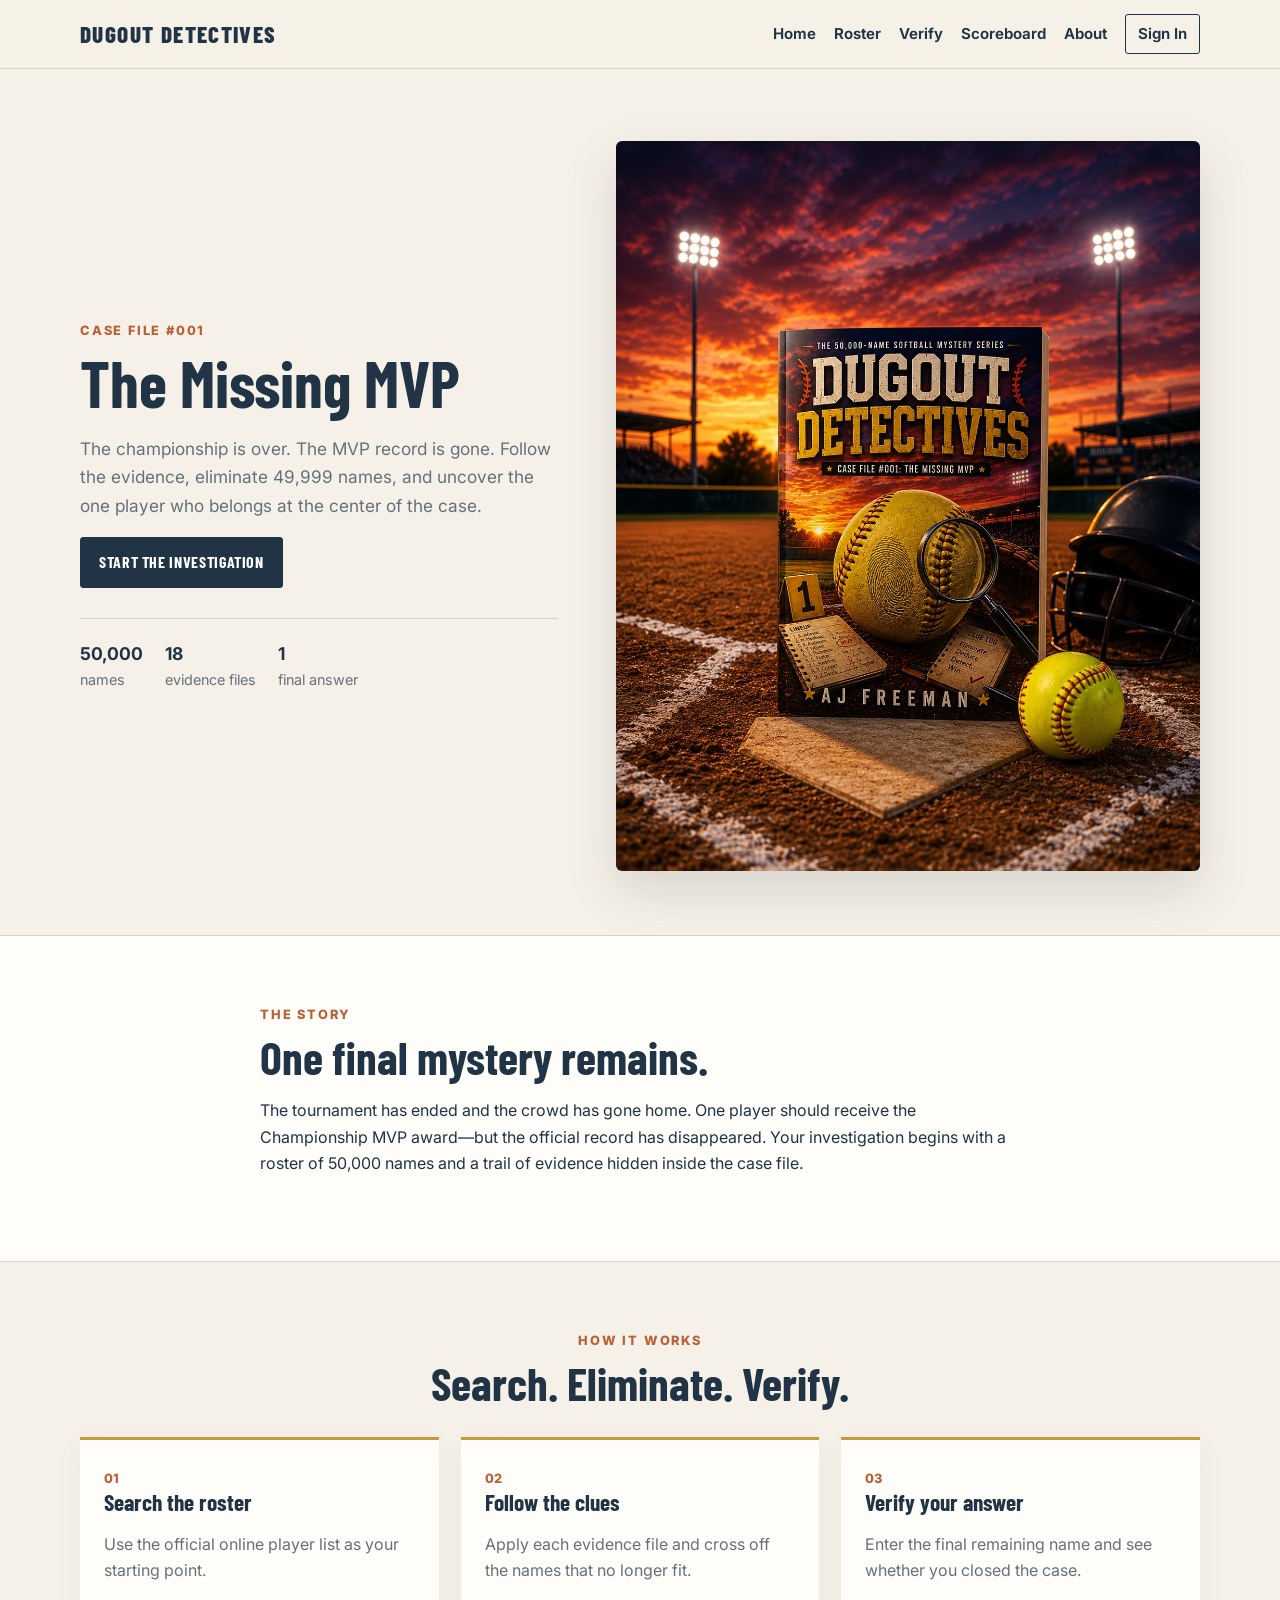
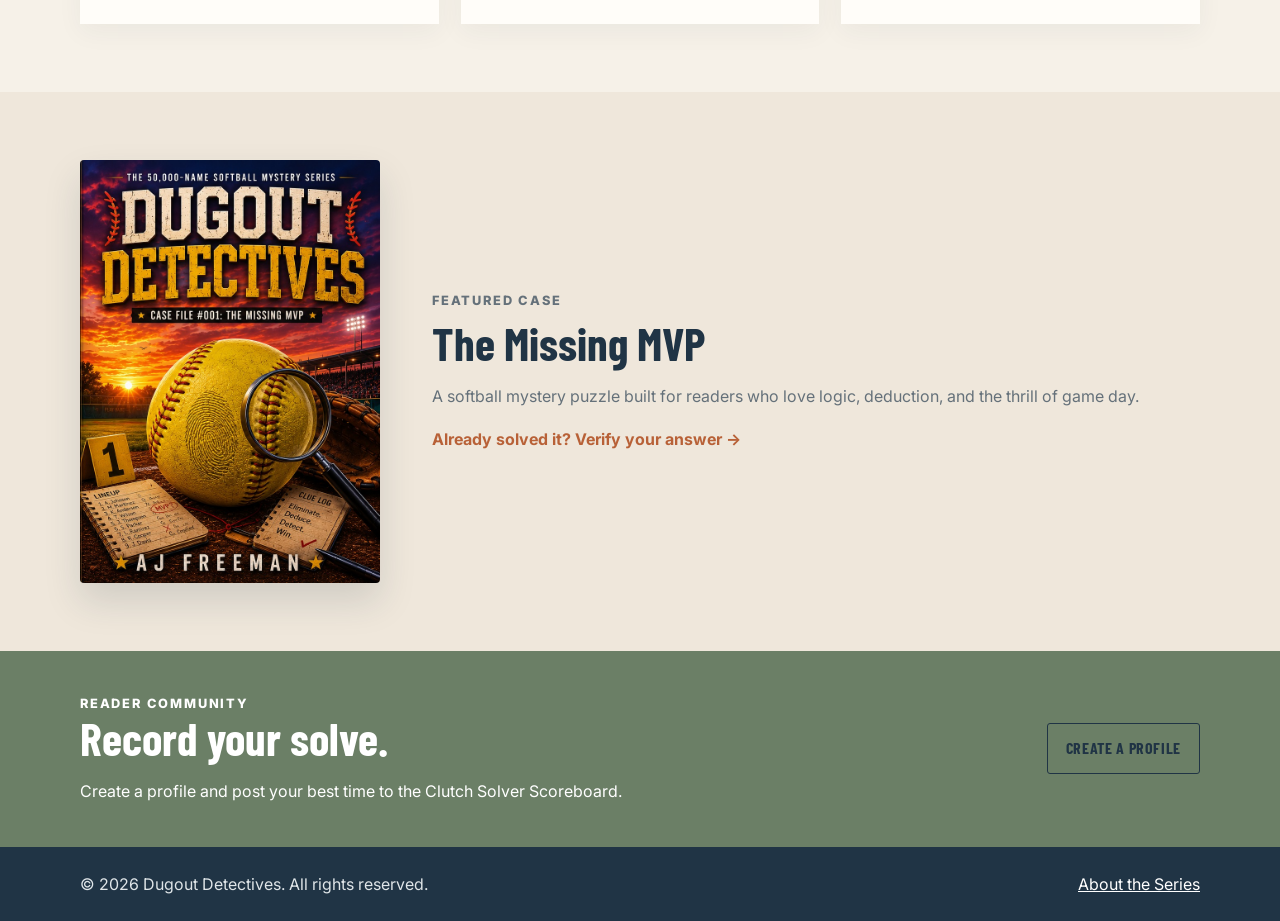
<file: index.html>
<!DOCTYPE html>
<html lang="en">
<head>
  <meta charset="UTF-8">
  <meta name="viewport" content="width=device-width, initial-scale=1.0">
  <title>Dugout Detectives | The Missing MVP</title>
  <meta name="description" content="A 50,000-name softball mystery puzzle series.">
  <link rel="preconnect" href="https://fonts.googleapis.com">
  <link rel="preconnect" href="https://fonts.gstatic.com" crossorigin>
  <link href="https://fonts.googleapis.com/css2?family=Barlow+Condensed:wght@600;700;800&family=Inter:wght@400;500;600;700&display=swap" rel="stylesheet">
  <link rel="stylesheet" href="css/style.css">
</head>
<body>
  <header class="site-header">
    <div class="container nav-wrap">
      <a class="brand" href="index.html">Dugout Detectives</a>
      <nav class="site-nav" aria-label="Main navigation">
        <a href="index.html">Home</a>
        <a href="roster.html">Roster</a>
        <a href="verify.html">Verify</a>
        <a href="leaderboard.html">Scoreboard</a>
        <a href="about.html">About</a>
        <a class="nav-account" href="account.html">Sign In</a>
      </nav>
    </div>
  </header>
  <main>
    
<section class="hero">
  <div class="container hero-grid">
    <div class="hero-copy">
      <p class="eyebrow">Case File #001</p>
      <h1>The Missing MVP</h1>
      <p class="hero-lead">The championship is over. The MVP record is gone. Follow the evidence, eliminate 49,999 names, and uncover the one player who belongs at the center of the case.</p>
      <a class="button button-primary" href="roster.html">Start the Investigation</a>
      <div class="compact-stats">
        <span><strong>50,000</strong> names</span>
        <span><strong>18</strong> evidence files</span>
        <span><strong>1</strong> final answer</span>
      </div>
    </div>
    <div class="hero-media">
      <img src="images/book1-product-photo.jpg" alt="Dugout Detectives book displayed at home plate at sunset">
    </div>
  </div>
</section>

<section class="section story-section">
  <div class="container narrow">
    <p class="eyebrow">The Story</p>
    <h2>One final mystery remains.</h2>
    <p>The tournament has ended and the crowd has gone home. One player should receive the Championship MVP award—but the official record has disappeared. Your investigation begins with a roster of 50,000 names and a trail of evidence hidden inside the case file.</p>
  </div>
</section>

<section class="section how-section">
  <div class="container">
    <div class="section-heading">
      <p class="eyebrow">How It Works</p>
      <h2>Search. Eliminate. Verify.</h2>
    </div>
    <div class="steps">
      <article><span>01</span><h3>Search the roster</h3><p>Use the official online player list as your starting point.</p></article>
      <article><span>02</span><h3>Follow the clues</h3><p>Apply each evidence file and cross off the names that no longer fit.</p></article>
      <article><span>03</span><h3>Verify your answer</h3><p>Enter the final remaining name and see whether you closed the case.</p></article>
    </div>
  </div>
</section>

<section class="section featured">
  <div class="container featured-grid">
    <img src="images/book1-front-cover.jpg" alt="Dugout Detectives Case File 001 book cover">
    <div>
      <p class="eyebrow">Featured Case</p>
      <h2>The Missing MVP</h2>
      <p>A softball mystery puzzle built for readers who love logic, deduction, and the thrill of game day.</p>
      <a class="text-link" href="verify.html">Already solved it? Verify your answer →</a>
    </div>
  </div>
</section>

<section class="community-note">
  <div class="container community-row">
    <div><p class="eyebrow">Reader Community</p><h2>Record your solve.</h2><p>Create a profile and post your best time to the Clutch Solver Scoreboard.</p></div>
    <a class="button button-secondary" href="account.html">Create a Profile</a>
  </div>
</section>

  </main>
  <footer class="site-footer">
    <div class="container footer-wrap">
      <p>© 2026 Dugout Detectives. All rights reserved.</p>
      <p><a href="about.html">About the Series</a></p>
    </div>
  </footer>
  
</body>
</html>
</file>
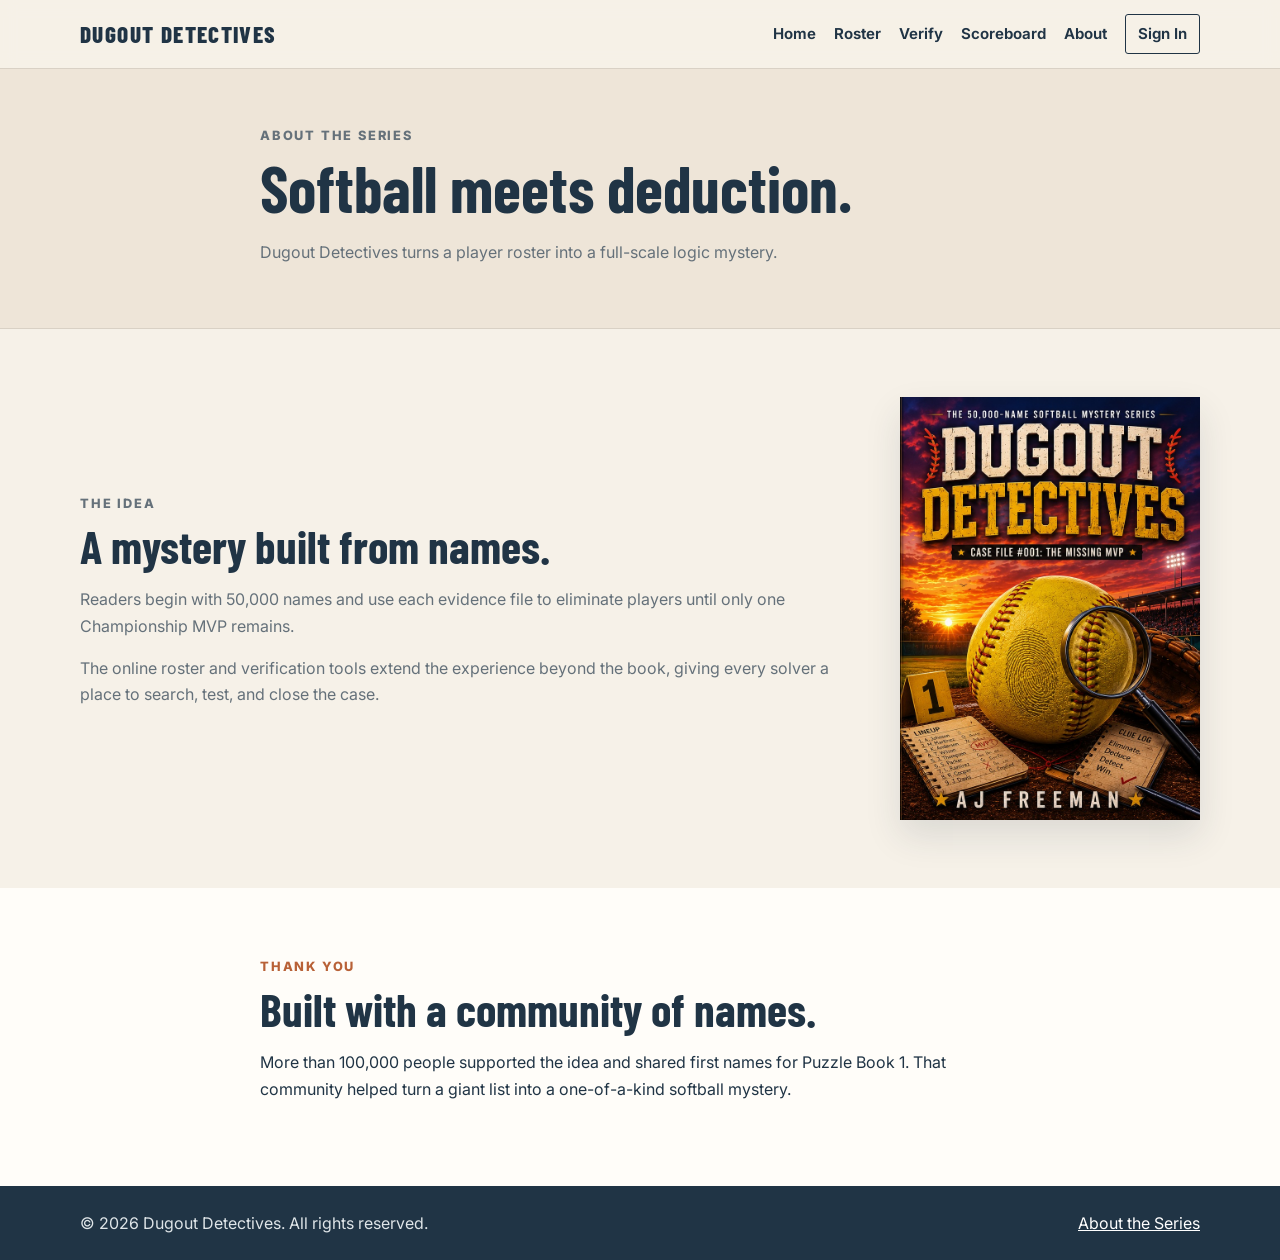
<file: about.html>
<!DOCTYPE html>
<html lang="en">
<head>
  <meta charset="UTF-8">
  <meta name="viewport" content="width=device-width, initial-scale=1.0">
  <title>About | Dugout Detectives</title>
  <meta name="description" content="Learn about the Dugout Detectives softball mystery series.">
  <link rel="preconnect" href="https://fonts.googleapis.com">
  <link rel="preconnect" href="https://fonts.gstatic.com" crossorigin>
  <link href="https://fonts.googleapis.com/css2?family=Barlow+Condensed:wght@600;700;800&family=Inter:wght@400;500;600;700&display=swap" rel="stylesheet">
  <link rel="stylesheet" href="css/style.css">
</head>
<body>
  <header class="site-header">
    <div class="container nav-wrap">
      <a class="brand" href="index.html">Dugout Detectives</a>
      <nav class="site-nav" aria-label="Main navigation">
        <a href="index.html">Home</a>
        <a href="roster.html">Roster</a>
        <a href="verify.html">Verify</a>
        <a href="leaderboard.html">Scoreboard</a>
        <a href="about.html">About</a>
        <a class="nav-account" href="account.html">Sign In</a>
      </nav>
    </div>
  </header>
  <main>
    
<section class="page-hero">
  <div class="container page-hero-inner">
    <p class="eyebrow">About the Series</p>
    <h1>Softball meets deduction.</h1>
    <p>Dugout Detectives turns a player roster into a full-scale logic mystery.</p>
  </div>
</section>
<section class="section">
  <div class="container editorial-grid">
    <div>
      <p class="eyebrow">The Idea</p>
      <h2>A mystery built from names.</h2>
      <p>Readers begin with 50,000 names and use each evidence file to eliminate players until only one Championship MVP remains.</p>
      <p>The online roster and verification tools extend the experience beyond the book, giving every solver a place to search, test, and close the case.</p>
    </div>
    <img src="images/book1-front-cover.jpg" alt="Dugout Detectives book cover">
  </div>
</section>
<section class="section alt-section">
  <div class="container narrow">
    <p class="eyebrow">Thank You</p>
    <h2>Built with a community of names.</h2>
    <p>More than 100,000 people supported the idea and shared first names for Puzzle Book 1. That community helped turn a giant list into a one-of-a-kind softball mystery.</p>
  </div>
</section>

  </main>
  <footer class="site-footer">
    <div class="container footer-wrap">
      <p>© 2026 Dugout Detectives. All rights reserved.</p>
      <p><a href="about.html">About the Series</a></p>
    </div>
  </footer>
  
</body>
</html>
</file>
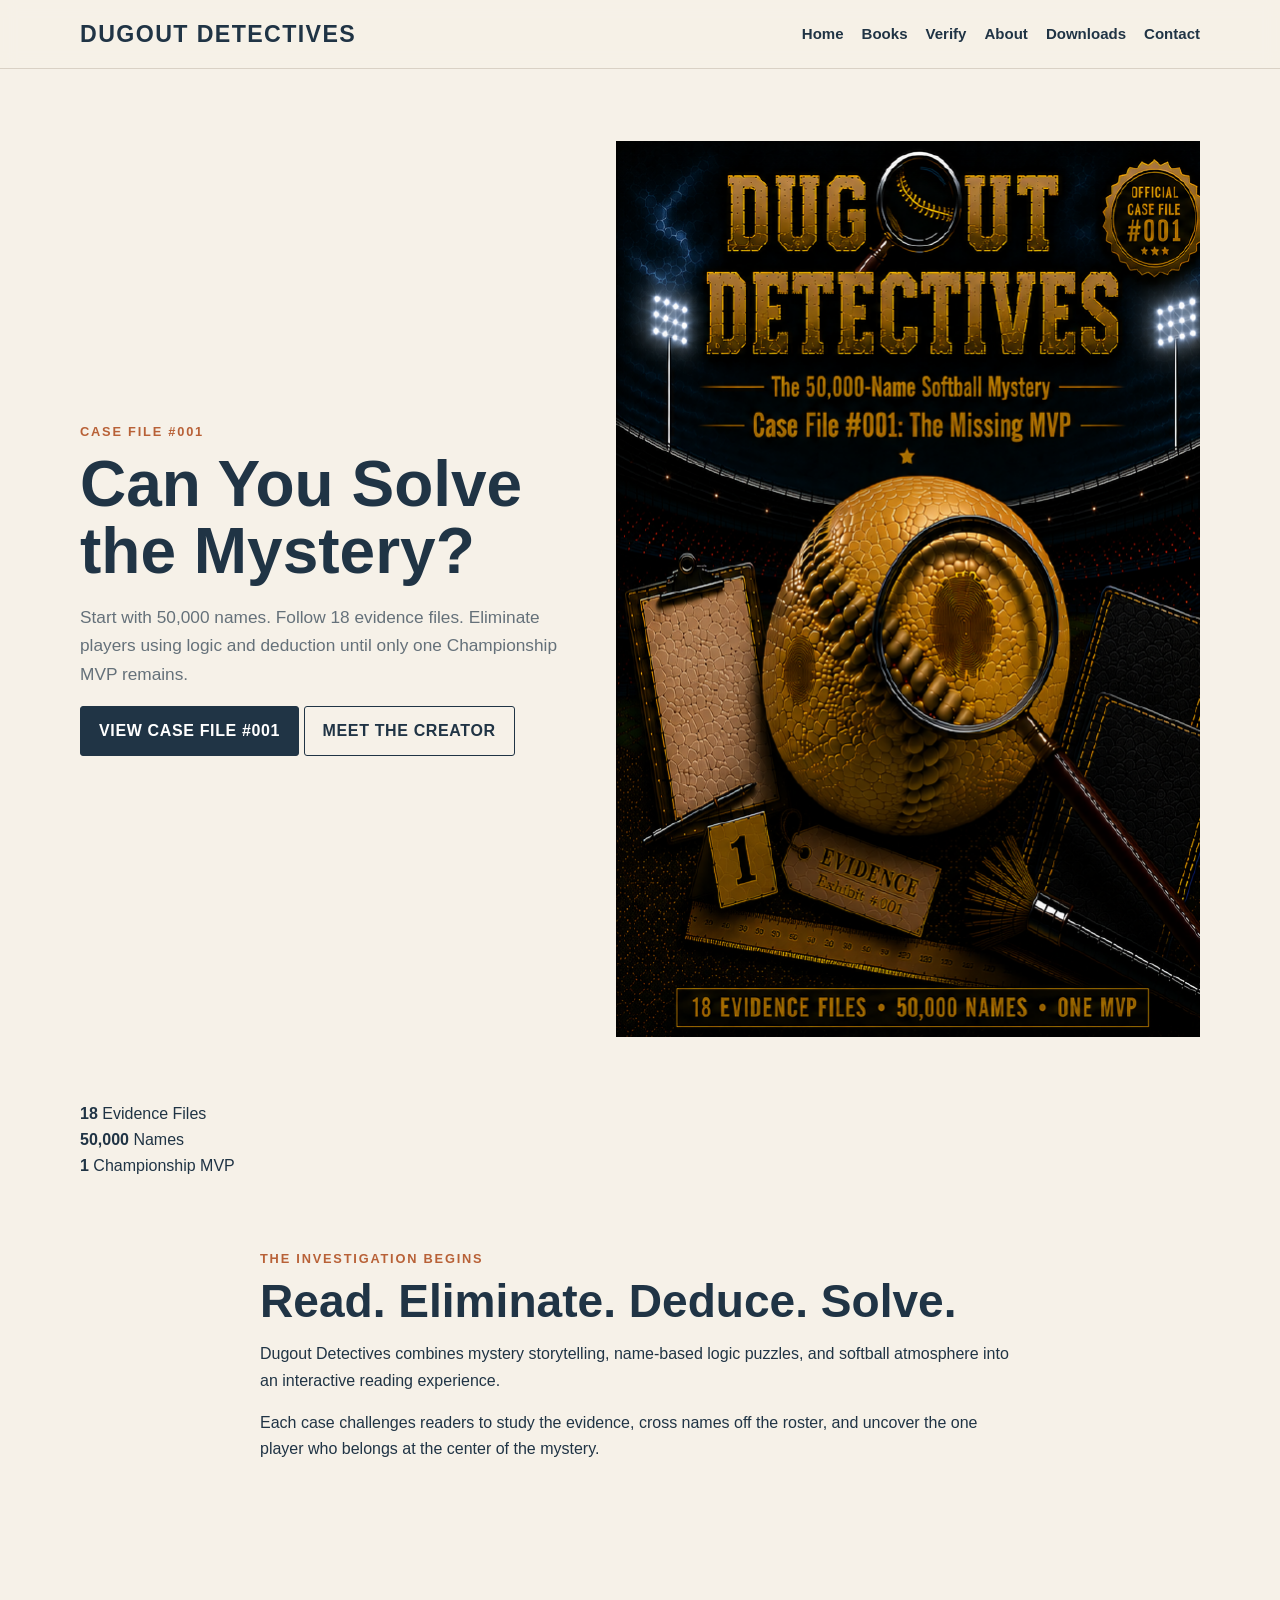
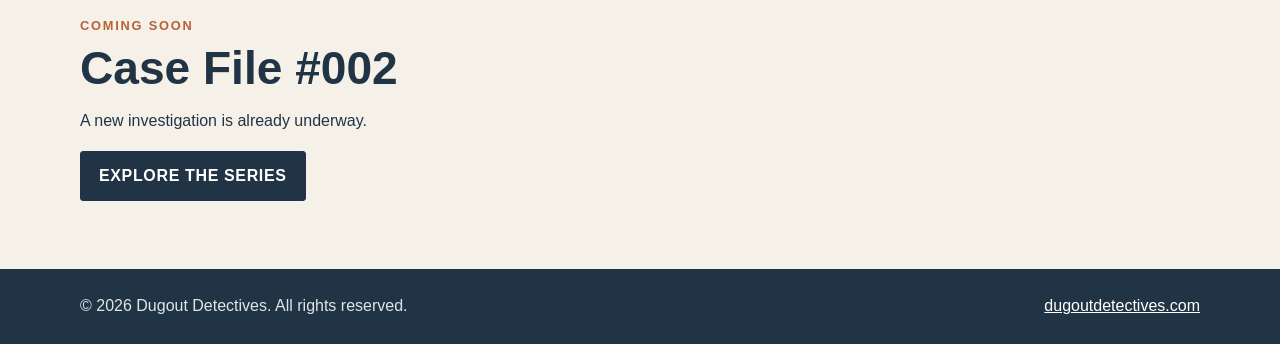
<file: index_before_roster.html>
<!DOCTYPE html>
<html lang="en">
<head>
  <meta charset="UTF-8">
  <meta name="viewport" content="width=device-width, initial-scale=1.0">

  <title>Dugout Detectives | Softball Mystery Puzzle Books</title>

  <meta
    name="description"
    content="Dugout Detectives is a softball mystery puzzle book series where readers follow the evidence, eliminate names, and solve the case."
  >

  <link rel="stylesheet" href="css/style.css">
</head>

<body>

  <header class="site-header">
    <div class="container nav-wrap">
      <a class="brand" href="index.html">
        Dugout Detectives
      </a>

      <nav class="site-nav">
        <a href="index.html">Home</a>
        <a href="books.html">Books</a>
        <a href="verify.html">Verify</a>
        <a href="about.html">About</a>
        <a href="downloads.html">Downloads</a>
        <a href="contact.html">Contact</a>
      </nav>
    </div>
  </header>

  <main>

    <section class="hero">
      <div class="container hero-grid">

        <div class="hero-copy">
          <p class="eyebrow">
            Case File #001
          </p>

          <h1>
            Can You Solve the Mystery?
          </h1>

          <p class="hero-lead">
            Start with 50,000 names. Follow 18 evidence files.
            Eliminate players using logic and deduction until only
            one Championship MVP remains.
          </p>

          <div class="hero-actions">
            <a class="button button-primary" href="books.html">
              View Case File #001
            </a>

            <a class="button button-secondary" href="about.html">
              Meet the Creator
            </a>
          </div>
        </div>

       <div class="hero-art">
    <img
        src="images/cover001.png"
        alt="Dugout Detectives Case File 001"
        class="book-cover">
</div> 

      </div>
    </section>

    <section class="stats">
      <div class="container stats-grid">

        <div class="stat-card">
          <strong>18</strong>
          <span>Evidence Files</span>
        </div>

        <div class="stat-card">
          <strong>50,000</strong>
          <span>Names</span>
        </div>

        <div class="stat-card">
          <strong>1</strong>
          <span>Championship MVP</span>
        </div>

      </div>
    </section>

    <section class="section">
      <div class="container narrow">

        <p class="eyebrow">The Investigation Begins</p>

        <h2>
          Read. Eliminate. Deduce. Solve.
        </h2>

        <p>
          Dugout Detectives combines mystery storytelling,
          name-based logic puzzles, and softball atmosphere into
          an interactive reading experience.
        </p>

        <p>
          Each case challenges readers to study the evidence,
          cross names off the roster, and uncover the one player
          who belongs at the center of the mystery.
        </p>

      </div>
    </section>

    <section class="section section-dark">
      <div class="container callout">

        <div>
          <p class="eyebrow">Coming Soon</p>

          <h2>
            Case File #002
          </h2>

          <p>
            A new investigation is already underway.
          </p>
        </div>

        <a class="button button-primary" href="books.html">
          Explore the Series
        </a>

      </div>
    </section>

  </main>

  <footer class="site-footer">
    <div class="container footer-wrap">

      <p>
        © 2026 Dugout Detectives. All rights reserved.
      </p>

      <p>
        <a href="https://dugoutdetectives.com">
          dugoutdetectives.com
        </a>
      </p>

    </div>
  </footer>

  <script src="js/main.js"></script>

</body>
</html>
</file>
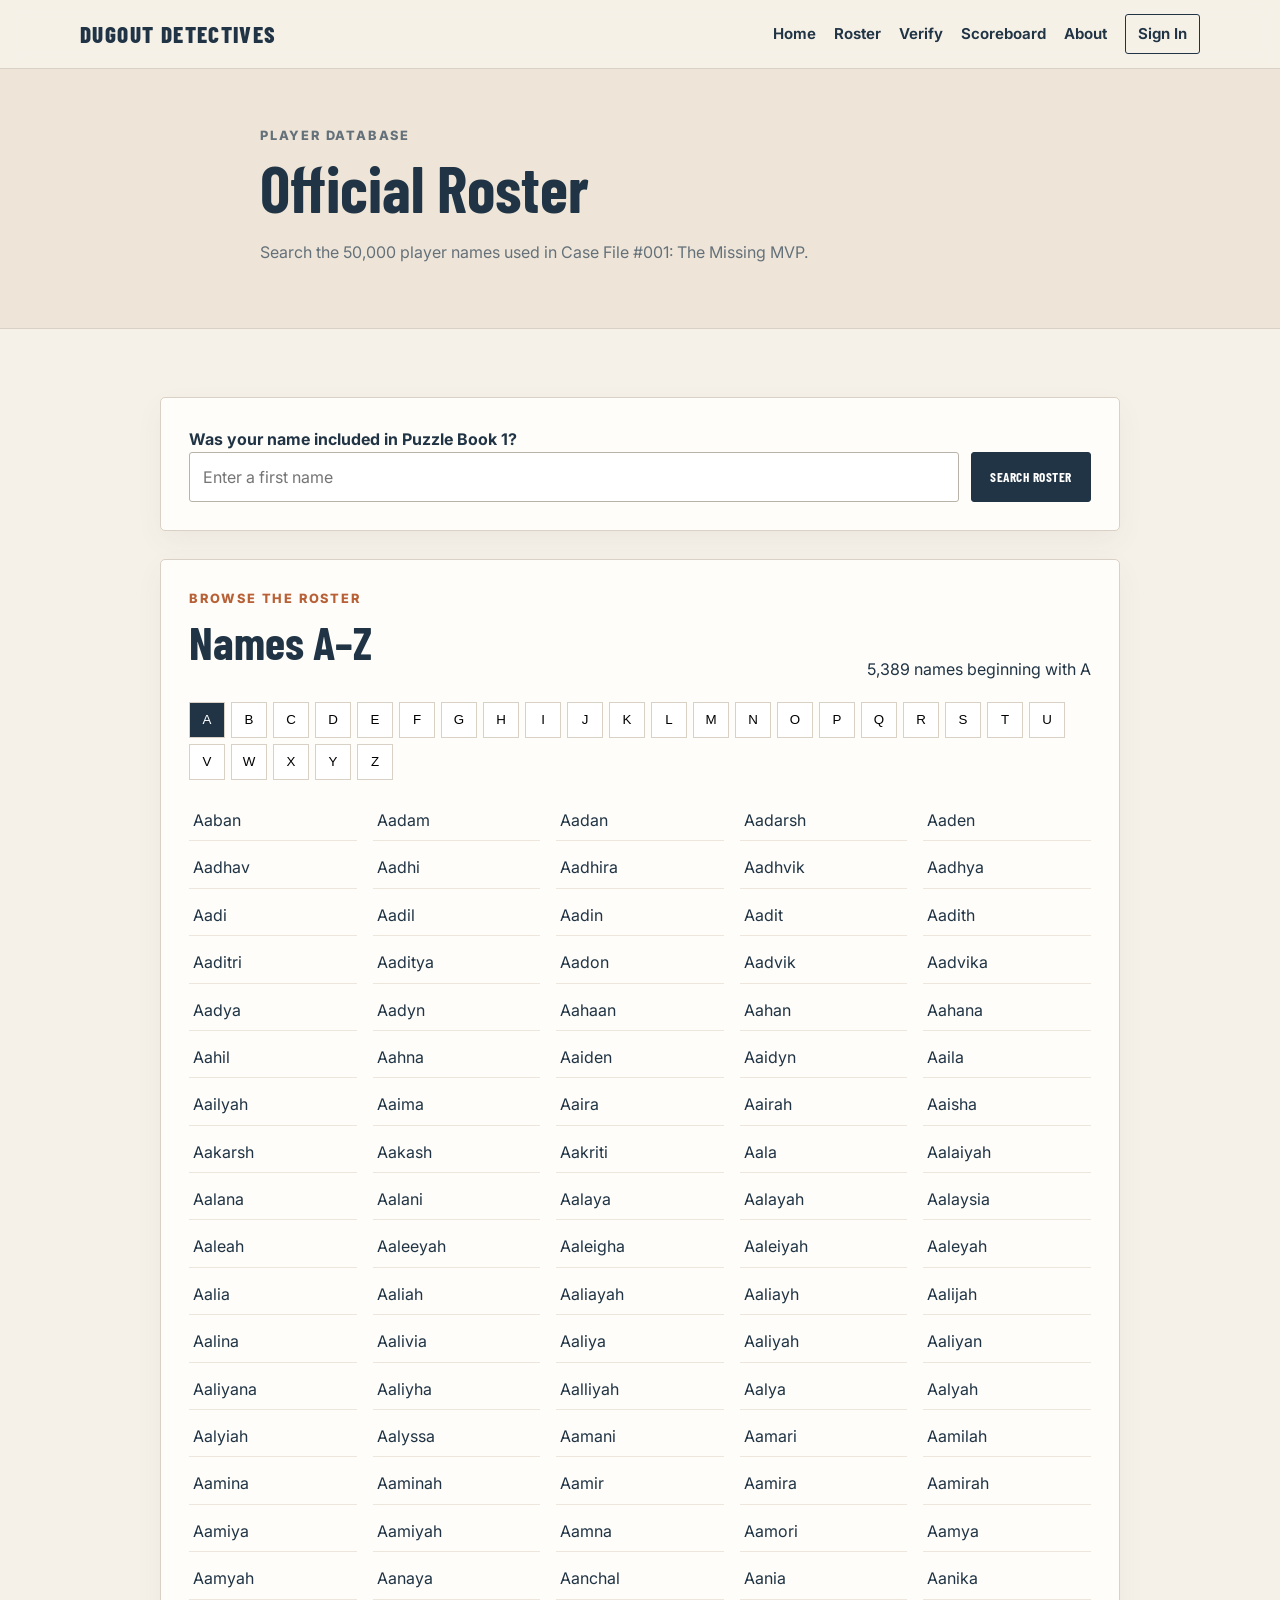
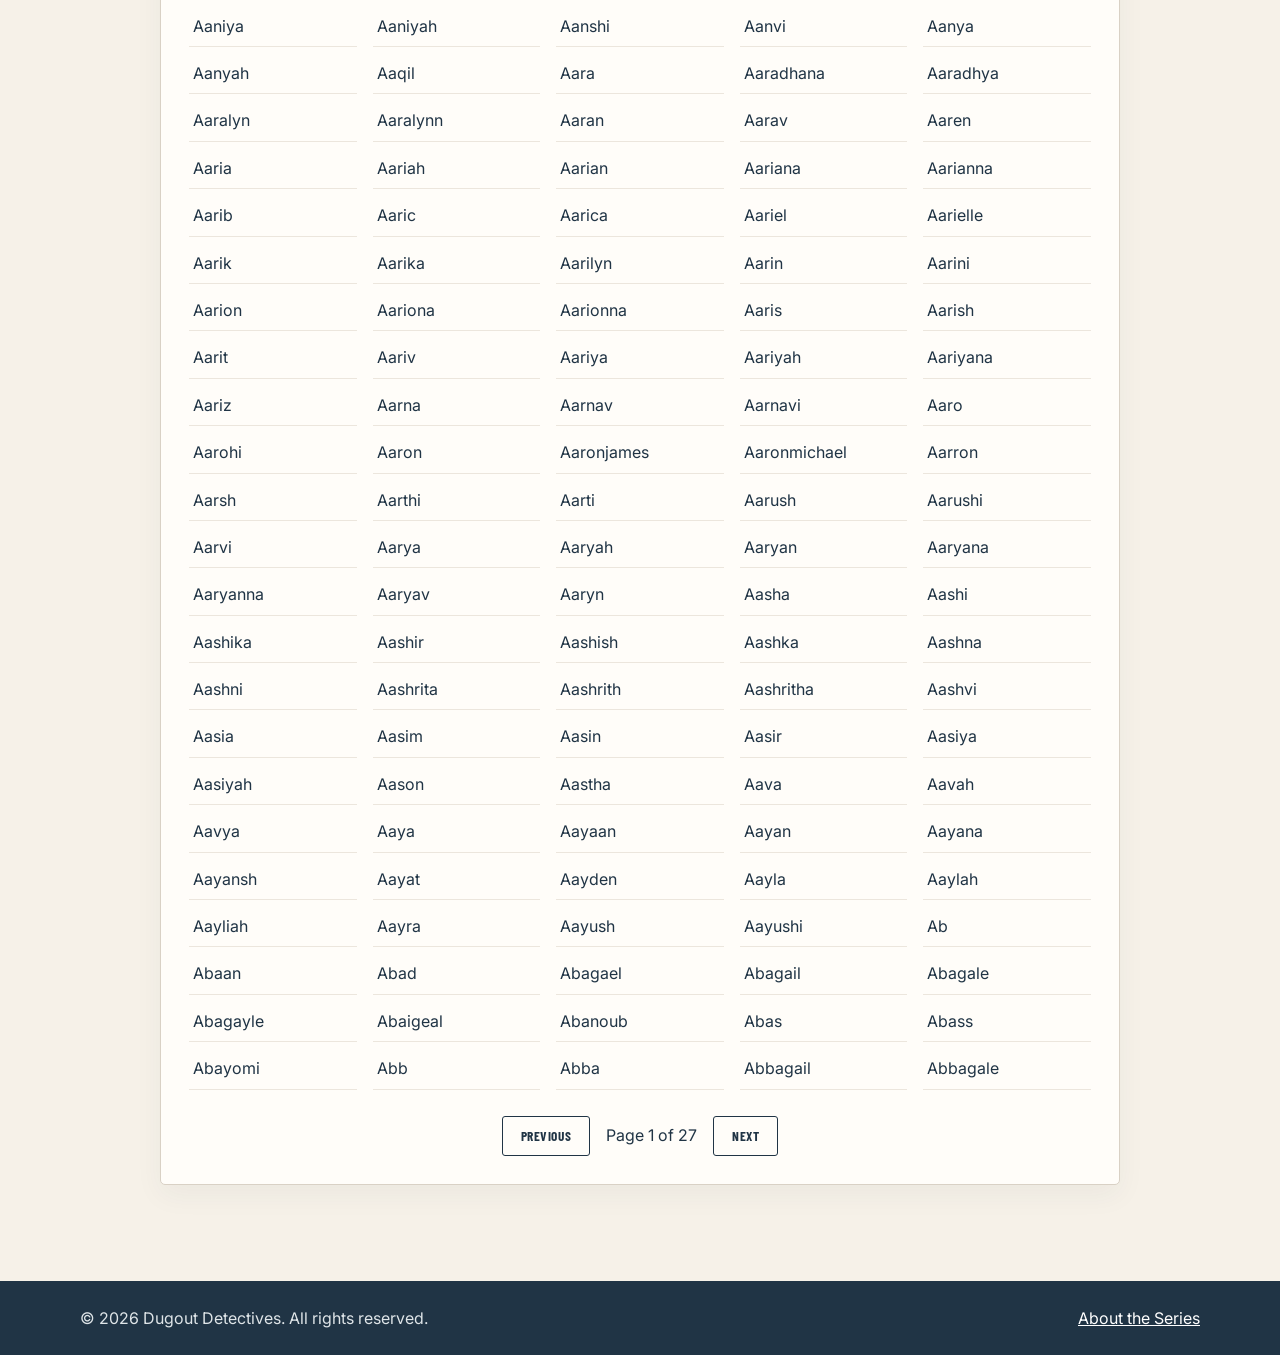
<file: roster.html>
<!DOCTYPE html>
<html lang="en">
<head>
  <meta charset="UTF-8">
  <meta name="viewport" content="width=device-width, initial-scale=1.0">
  <title>Official Roster | Dugout Detectives</title>
  <meta name="description" content="Search the official 50,000-name roster.">
  <link rel="preconnect" href="https://fonts.googleapis.com">
  <link rel="preconnect" href="https://fonts.gstatic.com" crossorigin>
  <link href="https://fonts.googleapis.com/css2?family=Barlow+Condensed:wght@600;700;800&family=Inter:wght@400;500;600;700&display=swap" rel="stylesheet">
  <link rel="stylesheet" href="css/style.css">
</head>
<body>
  <header class="site-header">
    <div class="container nav-wrap">
      <a class="brand" href="index.html">Dugout Detectives</a>
      <nav class="site-nav" aria-label="Main navigation">
        <a href="index.html">Home</a>
        <a href="roster.html">Roster</a>
        <a href="verify.html">Verify</a>
        <a href="leaderboard.html">Scoreboard</a>
        <a href="about.html">About</a>
        <a class="nav-account" href="account.html">Sign In</a>
      </nav>
    </div>
  </header>
  <main>
    
<section class="page-hero">
  <div class="container page-hero-inner">
    <p class="eyebrow">Player Database</p>
    <h1>Official Roster</h1>
    <p>Search the 50,000 player names used in Case File #001: The Missing MVP.</p>
  </div>
</section>
<section class="section">
  <div class="container roster-container">
    <div class="panel roster-search-card">
      <label for="roster-search">Was your name included in Puzzle Book 1?</label>
      <div class="roster-search-row">
        <input id="roster-search" type="search" autocomplete="off" spellcheck="false" placeholder="Enter a first name">
        <button id="roster-search-button" class="button button-primary" type="button">Search Roster</button>
      </div>
      <div id="roster-search-result" class="roster-search-result" aria-live="polite"></div>
    </div>

    <section id="name-request-section" class="panel name-request-section" hidden>
      <p class="eyebrow">Future Case File Request</p>
      <h2>Add Your Name to the Evidence Locker</h2>
      <p>Your name was not found in Puzzle Book 1. Submit it for possible inclusion in a future mystery.</p>
      <form class="name-request-form" action="https://formsubmit.co/ajax/ajfreemanbooks@gmail.com" method="POST">
        <input type="hidden" name="_subject" value="Dugout Detectives Name Request">
        <label for="requested-name">First name</label>
        <input id="requested-name" name="requested-name" type="text" required>
        <button class="button button-primary" type="submit">Submit Name</button>
      </form>
    </section>

    <section class="panel browse-roster">
      <div class="roster-heading-row">
        <div><p class="eyebrow">Browse the Roster</p><h2>Names A–Z</h2></div>
        <span id="roster-count" class="roster-count"></span>
      </div>
      <div id="letter-navigation" class="letter-navigation" aria-label="Filter roster by first letter"></div>
      <div id="roster-list" class="roster-list"></div>
      <div class="roster-pagination">
        <button id="previous-roster-page" class="button button-secondary" type="button">Previous</button>
        <span id="roster-page-status"></span>
        <button id="next-roster-page" class="button button-secondary" type="button">Next</button>
      </div>
    </section>
  </div>
</section>

  </main>
  <footer class="site-footer">
    <div class="container footer-wrap">
      <p>© 2026 Dugout Detectives. All rights reserved.</p>
      <p><a href="about.html">About the Series</a></p>
    </div>
  </footer>
  <script src="js/roster-data.js"></script><script src="js/roster.js"></script>
</body>
</html>
</file>
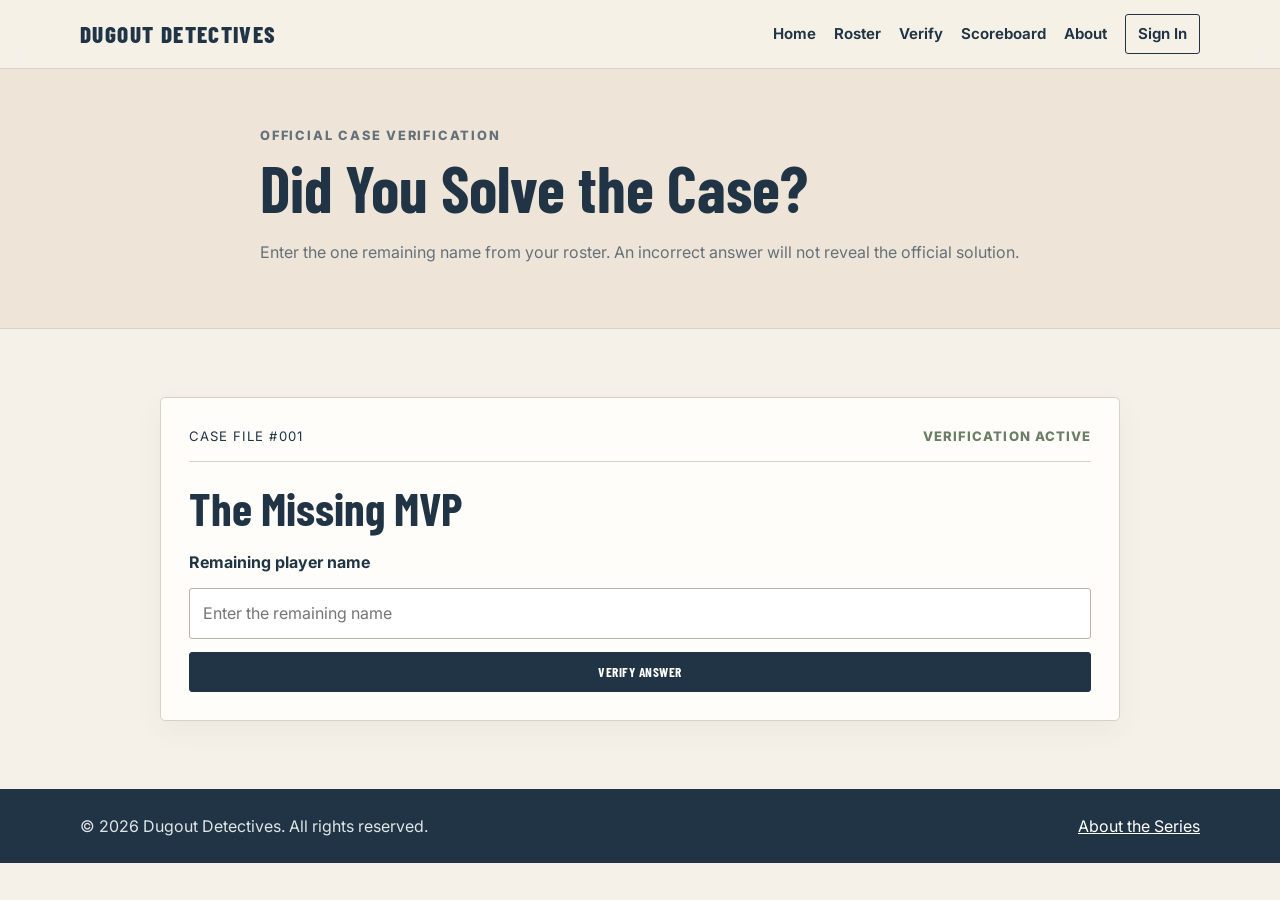
<file: verify.html>
<!DOCTYPE html>
<html lang="en">
<head>
  <meta charset="UTF-8">
  <meta name="viewport" content="width=device-width, initial-scale=1.0">
  <title>Verify Your Solution | Dugout Detectives</title>
  <meta name="description" content="Verify your final answer for Case File #001.">
  <link rel="preconnect" href="https://fonts.googleapis.com">
  <link rel="preconnect" href="https://fonts.gstatic.com" crossorigin>
  <link href="https://fonts.googleapis.com/css2?family=Barlow+Condensed:wght@600;700;800&family=Inter:wght@400;500;600;700&display=swap" rel="stylesheet">
  <link rel="stylesheet" href="css/style.css">
</head>
<body>
  <header class="site-header">
    <div class="container nav-wrap">
      <a class="brand" href="index.html">Dugout Detectives</a>
      <nav class="site-nav" aria-label="Main navigation">
        <a href="index.html">Home</a>
        <a href="roster.html">Roster</a>
        <a href="verify.html">Verify</a>
        <a href="leaderboard.html">Scoreboard</a>
        <a href="about.html">About</a>
        <a class="nav-account" href="account.html">Sign In</a>
      </nav>
    </div>
  </header>
  <main>
    
<section class="page-hero">
  <div class="container page-hero-inner">
    <p class="eyebrow">Official Case Verification</p>
    <h1>Did You Solve the Case?</h1>
    <p>Enter the one remaining name from your roster. An incorrect answer will not reveal the official solution.</p>
  </div>
</section>
<section class="section">
  <div class="container verify-container">
    <div class="panel case-terminal">
      <div class="terminal-heading"><span>Case File #001</span><span class="status-open">Verification Active</span></div>
      <h2>The Missing MVP</h2>
      <form id="solution-form" class="solution-form">
        <label for="solution-name">Remaining player name</label>
        <input id="solution-name" name="solution-name" type="text" autocomplete="off" spellcheck="false" placeholder="Enter the remaining name" required>
        <button class="button button-primary verify-button" type="submit">Verify Answer</button>
      </form>
      <div id="verification-result" class="verification-result" aria-live="polite"></div>
    </div>
    <section id="case-solved-reward" class="panel case-solved-reward" hidden>
      <p class="eyebrow">Case Closed</p>
      <h2>Congratulations, Detective.</h2>
      <p>Your final name matches the official solution. Record your time on the Clutch Solver Scoreboard.</p>
      <a class="button button-primary" href="leaderboard.html">Post Your Solve Time</a>
    </section>
  </div>
</section>

  </main>
  <footer class="site-footer">
    <div class="container footer-wrap">
      <p>© 2026 Dugout Detectives. All rights reserved.</p>
      <p><a href="about.html">About the Series</a></p>
    </div>
  </footer>
  <script src="js/main.js"></script>
</body>
</html>
</file>
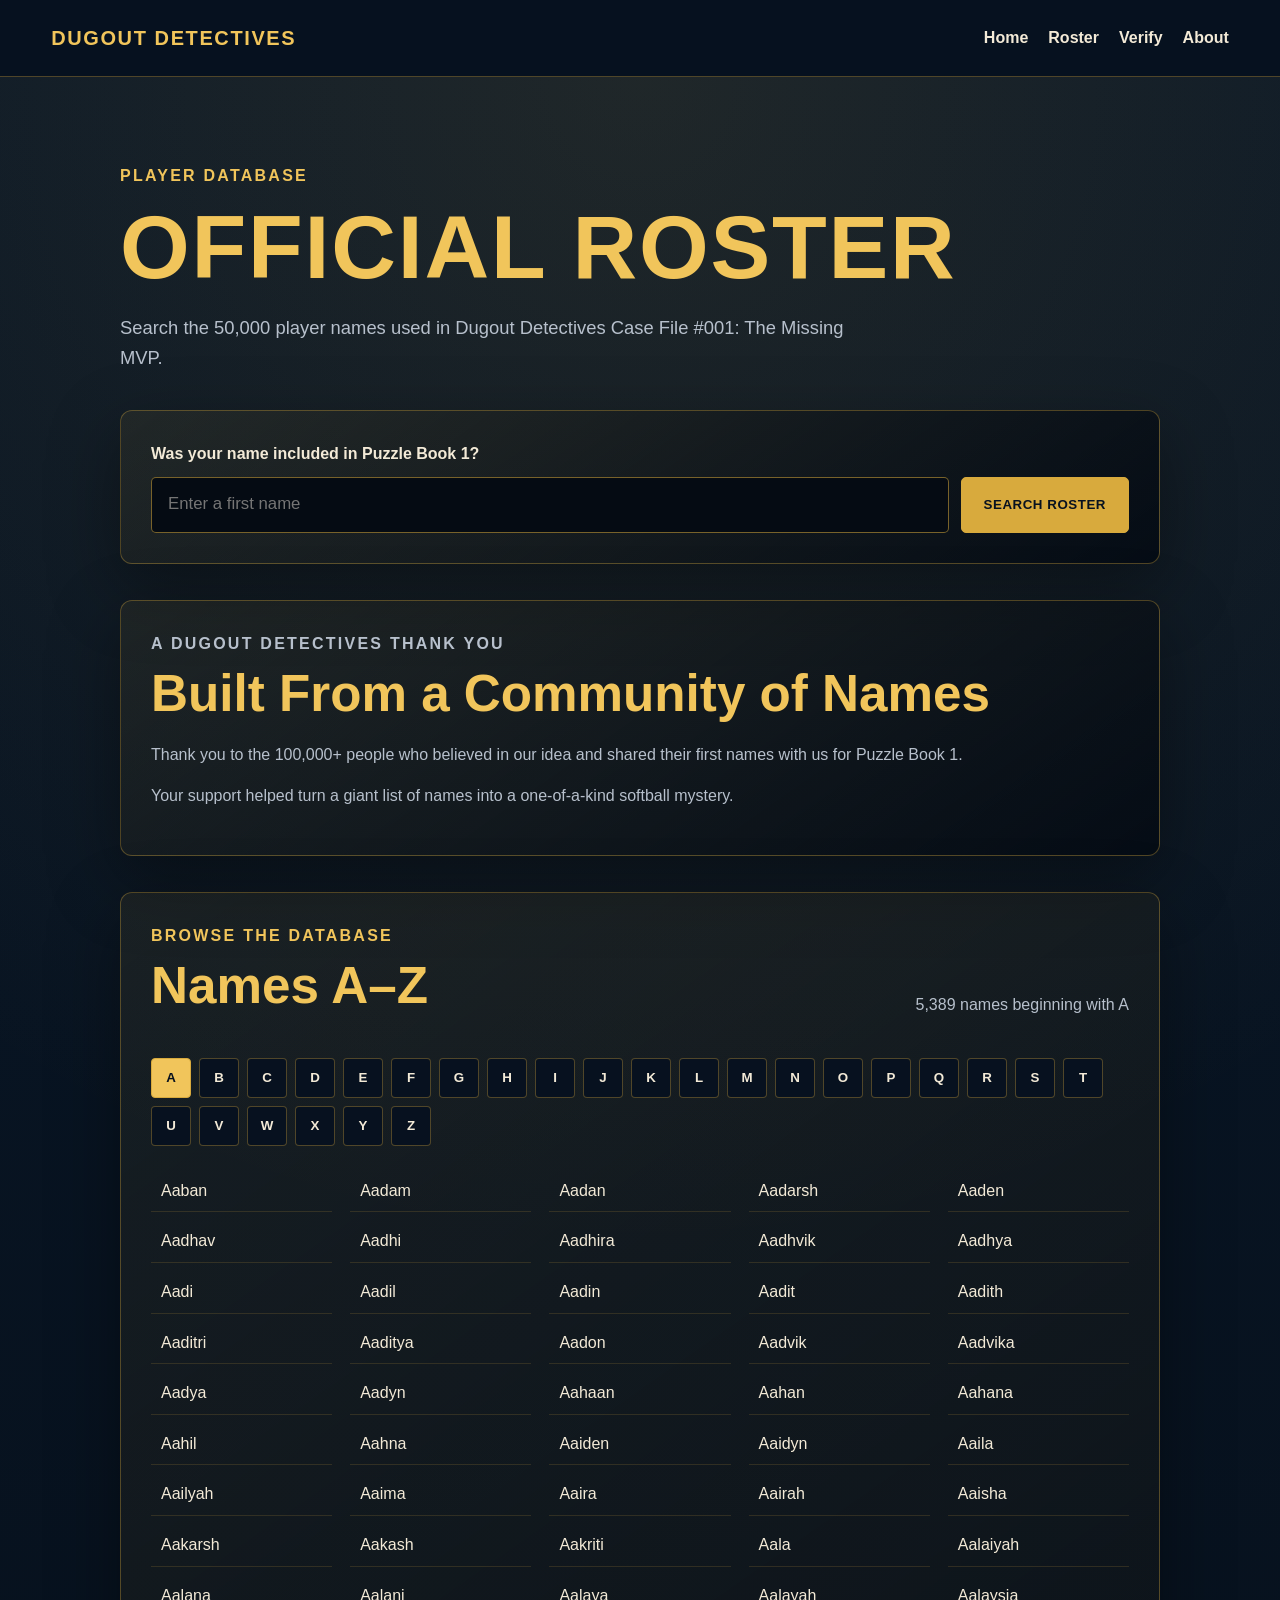
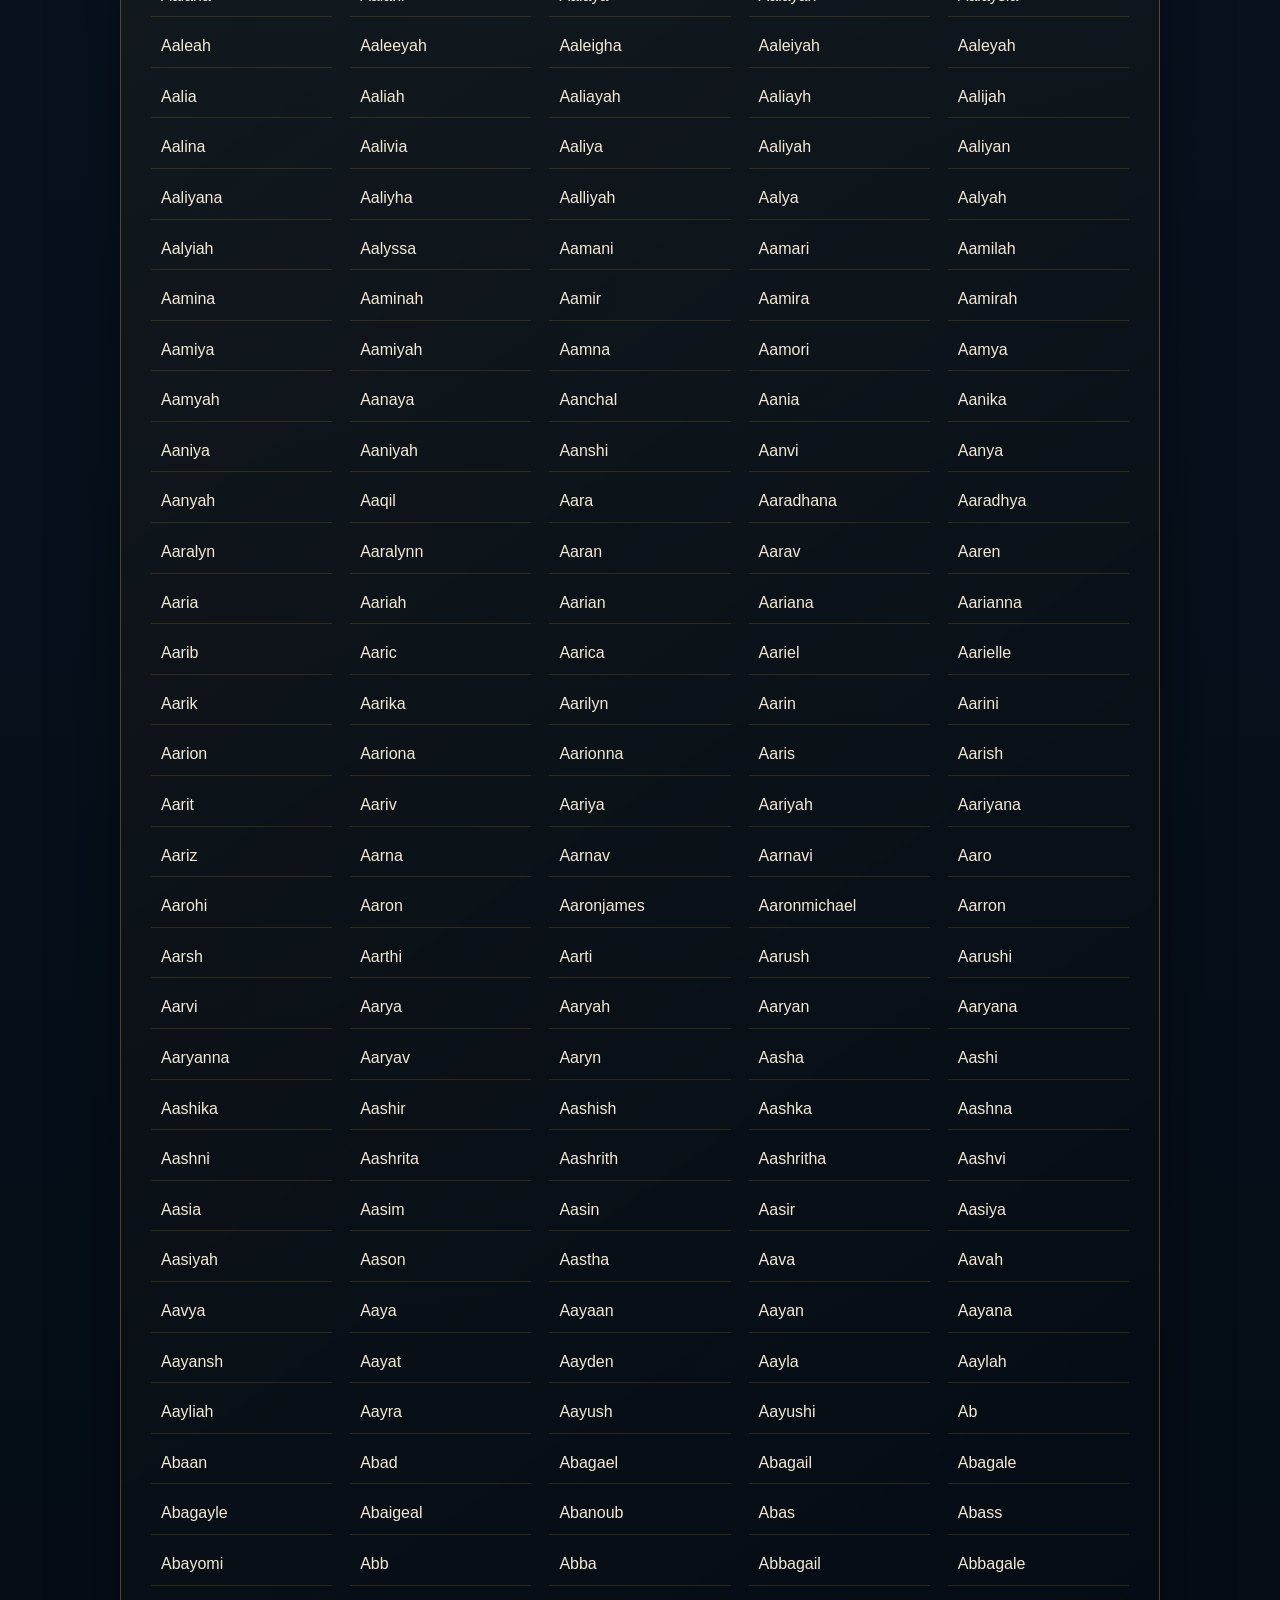
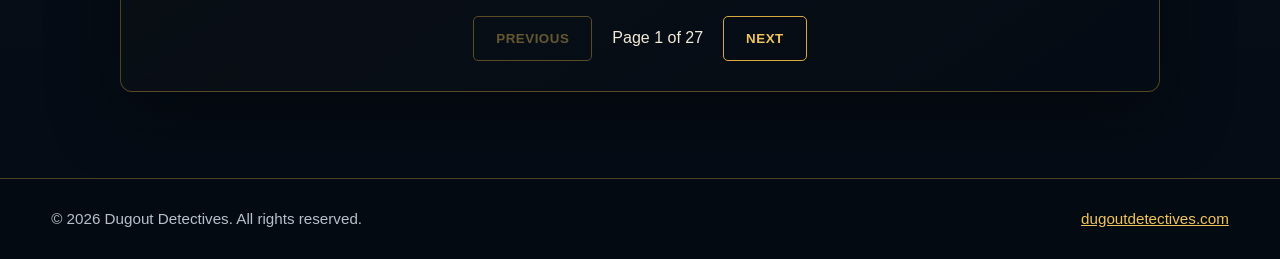
<file: backups/website_20260802_203419/roster.html>
<!DOCTYPE html>
<html lang="en">
<head>
  <meta charset="UTF-8">

  <meta
    name="viewport"
    content="width=device-width, initial-scale=1.0"
  >

  <title>
    Player Roster | Dugout Detectives
  </title>

  <meta
    name="description"
    content="Search the official 50,000-name player roster used in Dugout Detectives Case File #001: The Missing MVP."
  >

  <link
    rel="stylesheet"
    href="css/style.css"
  >
</head>

<body>

  <header class="site-header">
    <div class="container nav-wrap">

      <a
        class="brand"
        href="index.html"
      >
        Dugout Detectives
      </a>

      <nav class="site-nav">
        <a href="index.html">Home</a>
        <a href="roster.html">Roster</a>
        <a href="verify.html">Verify</a>
        <a href="about.html">About</a>
      </nav>

    </div>
  </header>

  <main>

    <section class="roster-hero">
      <div class="container roster-container">

        <p class="eyebrow">
          Player Database
        </p>

        <h1 class="roster-title">
          Official Roster
        </h1>

        <p class="roster-intro">
          Search the 50,000 player names used in
          Dugout Detectives Case File #001:
          The Missing MVP.
        </p>

        <div class="roster-search-card">

          <label for="roster-search">
            Was your name included in Puzzle Book 1?
          </label>

          <div class="roster-search-row">

            <input
              id="roster-search"
              type="search"
              autocomplete="off"
              spellcheck="false"
              placeholder="Enter a first name"
            >

            <button
              id="roster-search-button"
              class="button button-primary"
              type="button"
            >
              Search Roster
            </button>

          </div>

          <div
            id="roster-search-result"
            class="roster-search-result"
            aria-live="polite"
          ></div>

        </div>

        <section
          id="name-request-section"
          class="name-request-section"
          hidden
        >

          <p class="eyebrow">
            Future Case File Request
          </p>

          <h2>
            Add Your Name to the Evidence Locker
          </h2>

          <p>
            Your name was not found in Puzzle Book 1.
            Submit your first name for possible inclusion in a
            future Dugout Detectives puzzle.
          </p>

          <form
            class="name-request-form"
            action="https://formspree.io/f/YOUR_FORM_ID"
            method="POST"
          >

            <label for="requested-name">
              First name
            </label>

            <input
              id="requested-name"
              name="requested_name"
              type="text"
              maxlength="40"
              autocomplete="given-name"
              required
            >

            <input
              type="hidden"
              name="source"
              value="Dugout Detectives roster page"
            >

            <input
              class="form-honeypot"
              type="text"
              name="_gotcha"
              tabindex="-1"
              autocomplete="off"
            >

            <button
              class="button button-primary"
              type="submit"
            >
              Submit My Name
            </button>

          </form>

          <p class="form-note">
            Please submit first names only. Submission does not
            guarantee inclusion in a future book.
          </p>

        </section>

        <section class="roster-thank-you">

          <p class="eyebrow">
            A Dugout Detectives Thank You
          </p>

          <h2>
            Built From a Community of Names
          </h2>

          <p>
            Thank you to the 100,000+ people who believed in
            our idea and shared their first names with us for
            Puzzle Book 1.
          </p>

          <p>
            Your support helped turn a giant list of names into
            a one-of-a-kind softball mystery.
          </p>

        </section>

        <section class="browse-roster">

          <div class="roster-heading-row">

            <div>
              <p class="eyebrow">
                Browse the Database
              </p>

              <h2>
                Names A–Z
              </h2>
            </div>

            <p id="roster-count" class="roster-count"></p>

          </div>

          <div
            id="letter-navigation"
            class="letter-navigation"
            aria-label="Filter roster by first letter"
          ></div>

          <div
            id="roster-list"
            class="roster-list"
          ></div>

          <div class="roster-pagination">

            <button
              id="previous-roster-page"
              class="button button-secondary"
              type="button"
            >
              Previous
            </button>

            <span id="roster-page-status"></span>

            <button
              id="next-roster-page"
              class="button button-secondary"
              type="button"
            >
              Next
            </button>

          </div>

        </section>

      </div>
    </section>

  </main>

  <footer class="site-footer">
    <div class="container footer-wrap">

      <p>
        © 2026 Dugout Detectives. All rights reserved.
      </p>

      <p>
        <a href="https://dugoutdetectives.com">
          dugoutdetectives.com
        </a>
      </p>

    </div>
  </footer>

  <script src="js/roster-data.js"></script>
  <script src="js/roster.js"></script>

</body>
</html>
</file>
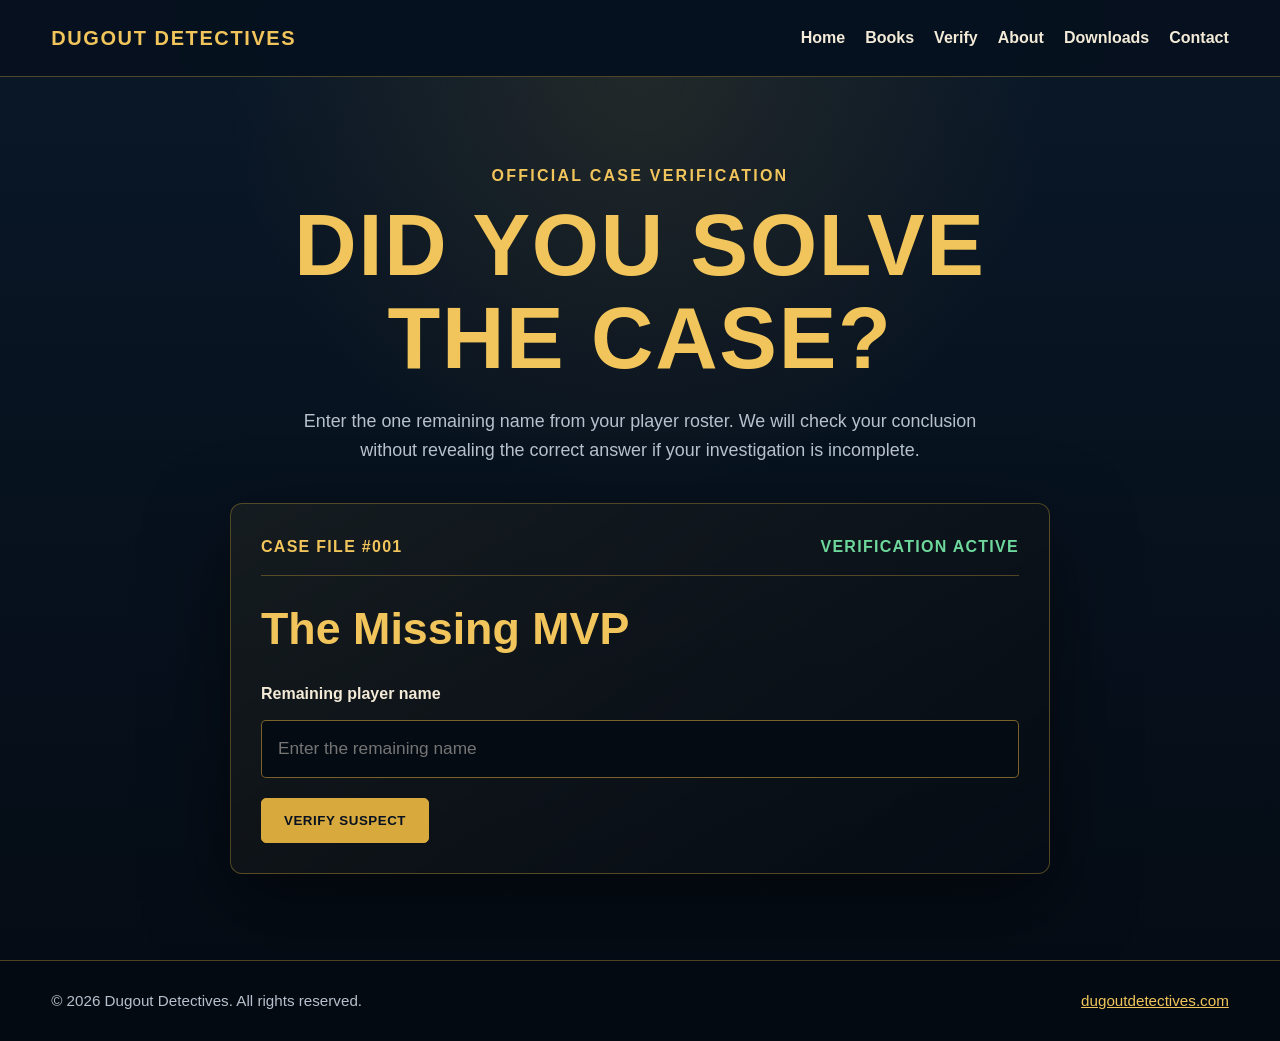
<file: backups/website_20260802_203419/verify.html>
<!DOCTYPE html>
<html lang="en">
<head>
  <meta charset="UTF-8">

  <meta
    name="viewport"
    content="width=device-width, initial-scale=1.0"
  >

  <title>
    Verify Your Solution | Dugout Detectives
  </title>

  <meta
    name="description"
    content="Verify your final remaining name for Dugout Detectives Case File #001: The Missing MVP."
  >

  <link
    rel="stylesheet"
    href="css/style.css"
  >
</head>

<body>

  <header class="site-header">
    <div class="container nav-wrap">

      <a
        class="brand"
        href="index.html"
      >
        Dugout Detectives
      </a>

      <nav class="site-nav">
        <a href="index.html">Home</a>
        <a href="books.html">Books</a>
        <a href="verify.html">Verify</a>
        <a href="about.html">About</a>
        <a href="downloads.html">Downloads</a>
        <a href="contact.html">Contact</a>
      </nav>

    </div>
  </header>

  <main>

    <section class="verify-hero">
      <div class="container verify-container">

        <p class="eyebrow">
          Official Case Verification
        </p>

        <h1 class="verify-title">
          Did You Solve the Case?
        </h1>

        <p class="verify-intro">
          Enter the one remaining name from your player roster.
          We will check your conclusion without revealing the
          correct answer if your investigation is incomplete.
        </p>

        <div class="case-terminal">

          <div class="terminal-heading">
            <span>Case File #001</span>
            <span class="status-open">
              Verification Active
            </span>
          </div>

          <h2>
            The Missing MVP
          </h2>

          <form
            id="solution-form"
            class="solution-form"
          >

            <label for="solution-name">
              Remaining player name
            </label>

            <input
              id="solution-name"
              name="solution-name"
              type="text"
              autocomplete="off"
              spellcheck="false"
              placeholder="Enter the remaining name"
              required
            >

            <button
              class="button button-primary verify-button"
              type="submit"
            >
              Verify Suspect
            </button>

          </form>

          <div
            id="verification-result"
            class="verification-result"
            aria-live="polite"
          ></div>

        </div>

        <section
          id="case-solved-reward"
          class="case-solved-reward"
          hidden
        >

          <p class="eyebrow">
            Investigation Complete
          </p>

          <h2>
            Case Solved, Detective!
          </h2>

          <p>
            You correctly followed all 18 evidence files and
            eliminated 49,999 names.
          </p>

          <p>
            Your conclusion matches the official Championship
            MVP record.
          </p>

          <div class="reward-placeholder">
            Championship presentation reward coming soon.
          </div>

        </section>

      </div>
    </section>

  </main>

  <footer class="site-footer">
    <div class="container footer-wrap">

      <p>
        © 2026 Dugout Detectives. All rights reserved.
      </p>

      <p>
        <a href="https://dugoutdetectives.com">
          dugoutdetectives.com
        </a>
      </p>

    </div>
  </footer>

  <script src="js/main.js"></script>

</body>
</html>
</file>
<file: css/style.css>
:root{
  --cream:#f6f1e8;--paper:#fffdf9;--navy:#203445;--navy-2:#314b5f;
  --clay:#b86137;--gold:#c99a38;--green:#6b7f66;--line:#d9d1c5;--muted:#65717a;
  --max:1120px;
}
*{box-sizing:border-box}
html{scroll-behavior:smooth}
body{margin:0;background:var(--cream);color:var(--navy);font-family:Inter,Arial,sans-serif;line-height:1.65}
img{display:block;max-width:100%}
a{color:inherit}
.container{width:min(92%,var(--max));margin:auto}.narrow{max-width:760px}
.site-header{position:sticky;top:0;z-index:100;background:rgba(246,241,232,.96);border-bottom:1px solid var(--line);backdrop-filter:blur(8px)}
.nav-wrap{min-height:68px;display:flex;align-items:center;justify-content:space-between;gap:24px}
.brand{font-family:"Barlow Condensed",sans-serif;font-size:1.45rem;font-weight:800;letter-spacing:.06em;text-transform:uppercase;text-decoration:none}
.site-nav{display:flex;flex-wrap:wrap;align-items:center;gap:18px}.site-nav a{text-decoration:none;font-size:.94rem;font-weight:650}.site-nav a:hover{color:var(--clay)}
.nav-account{padding:7px 12px;border:1px solid var(--navy);border-radius:3px}
h1,h2,h3{font-family:"Barlow Condensed",sans-serif;line-height:1.05;margin-top:0;color:var(--navy)}
h1{font-size:clamp(2.6rem,5vw,4.2rem);margin-bottom:18px}h2{font-size:clamp(2rem,3.6vw,3rem);margin-bottom:16px}h3{font-size:1.45rem;margin-bottom:8px}
.eyebrow{margin:0 0 8px;color:var(--clay);font-size:.8rem;font-weight:800;letter-spacing:.14em;text-transform:uppercase}
.hero{padding:72px 0 64px}.hero-grid{display:grid;grid-template-columns:.9fr 1.1fr;gap:58px;align-items:center}
.hero-lead{max-width:620px;color:var(--muted);font-size:1.08rem}
.hero-media img{border-radius:6px;box-shadow:0 20px 50px rgba(32,52,69,.15)}
.button{display:inline-block;padding:11px 18px;border:1px solid var(--navy);border-radius:3px;text-decoration:none;font-family:"Barlow Condensed",sans-serif;font-weight:700;letter-spacing:.04em;text-transform:uppercase;cursor:pointer}
.button-primary{background:var(--navy);color:#fff}.button-primary:hover{background:var(--clay);border-color:var(--clay)}
.button-secondary{background:transparent;color:var(--navy)}.button-secondary:hover{border-color:var(--clay);color:var(--clay)}
.compact-stats{display:flex;flex-wrap:wrap;gap:22px;margin-top:30px;padding-top:20px;border-top:1px solid var(--line)}
.compact-stats span{color:var(--muted);font-size:.9rem}.compact-stats strong{display:block;color:var(--navy);font-size:1.1rem}
.section{padding:68px 0}.story-section{background:var(--paper);border-top:1px solid var(--line);border-bottom:1px solid var(--line)}
.section-heading{text-align:center}.steps{display:grid;grid-template-columns:repeat(3,1fr);gap:22px;margin-top:30px}
.steps article{padding:24px;border-top:3px solid var(--gold);background:var(--paper);box-shadow:0 8px 24px rgba(32,52,69,.05)}
.steps span{color:var(--clay);font-size:.8rem;font-weight:800}.steps p{color:var(--muted)}
.featured{background:#efe7db}.featured-grid{display:grid;grid-template-columns:300px 1fr;gap:52px;align-items:center}
.featured-grid img{border-radius:4px;box-shadow:0 18px 36px rgba(32,52,69,.15)}.featured-grid p{color:var(--muted)}
.text-link{color:var(--clay);font-weight:700;text-decoration:none}.community-note{padding:42px 0;background:var(--green);color:#fff}
.community-row{display:flex;align-items:center;justify-content:space-between;gap:30px}.community-row h2,.community-row p,.community-row .eyebrow{color:#fff}.community-row p{margin-bottom:0}
.page-hero{padding:56px 0 46px;background:#eee5d8;border-bottom:1px solid var(--line)}.page-hero-inner{max-width:760px}.page-hero p{color:var(--muted)}
.panel{padding:28px;border:1px solid var(--line);border-radius:5px;background:var(--paper);box-shadow:0 10px 28px rgba(32,52,69,.05)}
.roster-container,.verify-container{max-width:960px}.roster-search-card,.name-request-section,.browse-roster{margin-bottom:28px}
.roster-search-row{display:grid;grid-template-columns:1fr auto;gap:12px}label{font-weight:700}
input,select{width:100%;min-height:48px;padding:11px 13px;border:1px solid #b9b2a8;border-radius:3px;background:#fff;font:inherit;color:var(--navy)}
input:focus,select:focus{outline:2px solid rgba(184,97,55,.2);border-color:var(--clay)}
.roster-search-result,.verification-result{display:none;margin-top:18px;padding:14px;border-radius:3px}
.roster-result-found,.result-success{display:block;background:#edf5ec;border:1px solid #a7c0a3}
.roster-result-missing,.roster-result-warning,.result-error,.result-incorrect{display:block;background:#faeeee;border:1px solid #d8aaaa}
.name-request-form,.solution-form,.auth-form,.leaderboard-form{display:grid;gap:13px}
.roster-heading-row{display:flex;justify-content:space-between;gap:20px;align-items:end}
.letter-navigation{display:flex;flex-wrap:wrap;gap:6px;margin:20px 0}.letter-button{width:36px;height:36px;border:1px solid var(--line);background:#fff;cursor:pointer}
.letter-button.active,.letter-button:hover{background:var(--navy);color:#fff}
.roster-list{display:grid;grid-template-columns:repeat(auto-fill,minmax(145px,1fr));gap:6px 16px;min-height:300px}
.roster-name{padding:7px 4px;border-bottom:1px solid #ece6dd}.roster-pagination{display:flex;justify-content:center;align-items:center;gap:16px;margin-top:26px}
.case-terminal h2{margin-top:22px}.terminal-heading{display:flex;justify-content:space-between;gap:16px;padding-bottom:14px;border-bottom:1px solid var(--line);font-size:.82rem;text-transform:uppercase;letter-spacing:.08em}.status-open{color:var(--green);font-weight:800}
.case-solved-reward{margin-top:26px}.editorial-grid{display:grid;grid-template-columns:1fr 300px;gap:54px;align-items:center}.editorial-grid p{color:var(--muted)}.editorial-grid img{box-shadow:0 16px 34px rgba(32,52,69,.12)}.alt-section{background:var(--paper)}
.account-grid{max-width:620px}.auth-tabs{display:grid;grid-template-columns:1fr 1fr;gap:8px;margin-bottom:22px}.auth-tab{padding:10px;border:1px solid var(--line);background:#eee7dc;cursor:pointer;font-weight:700}.auth-tab.active{background:var(--navy);color:#fff}
.form-message{margin-top:14px;font-weight:700}.form-message.good{color:#3d6c43}.form-message.bad{color:#9f3d3d}
.leaderboard-layout{display:grid;grid-template-columns:1.4fr .6fr;gap:24px;align-items:start}.scoreboard-table-head,.scoreboard-row{display:grid;grid-template-columns:70px 1fr 90px 100px;gap:10px;padding:14px 16px}.scoreboard-table-head{background:var(--navy);color:#fff;font-size:.8rem;text-transform:uppercase;letter-spacing:.08em}.scoreboard-row:nth-child(even){background:#f2ece3}.leaderboard-rows{min-height:100px}.loading-row{padding:22px}.time-fields{display:grid;grid-template-columns:repeat(3,1fr);gap:8px}
.site-footer{padding:24px 0;background:var(--navy);color:#dfe5e8}.footer-wrap{display:flex;justify-content:space-between;gap:20px}.footer-wrap p{margin:0}.footer-wrap a{color:#fff}
@media(max-width:820px){
  .nav-wrap,.community-row,.footer-wrap{align-items:flex-start;flex-direction:column}.site-nav{gap:12px}
  .hero-grid,.featured-grid,.editorial-grid,.leaderboard-layout{grid-template-columns:1fr}.hero{padding-top:48px}.featured-grid img,.editorial-grid img{max-width:320px}
  .steps{grid-template-columns:1fr}.roster-search-row{grid-template-columns:1fr}.roster-heading-row{align-items:flex-start;flex-direction:column}
}
@media(max-width:560px){.site-nav{font-size:.9rem}.compact-stats{gap:14px}.scoreboard-table-head,.scoreboard-row{grid-template-columns:46px 1fr 60px 70px;padding:12px 8px;font-size:.85rem}.time-fields{grid-template-columns:1fr}}


/* ==========================================================
   SCOREBOARD FIELD EXPERIENCE — COMPLETE REPLACEMENT STYLES
   ========================================================== */

.scoreboard-page {
  background:
    linear-gradient(
      180deg,
      #f6f1e8 0%,
      #f6f1e8 68%,
      #ede4d7 100%
    );
}

.scoreboard-hero {
  position: relative;
  overflow: hidden;
  padding: 54px 0 0;
  border-bottom: 1px solid var(--line);
  background:
    linear-gradient(
      180deg,
      #dfeaf0 0%,
      #edf2ef 55%,
      #d7e2d2 100%
    );
}

.scoreboard-hero::before,
.scoreboard-hero::after {
  content: "";
  position: absolute;
  top: 36px;
  width: 5px;
  height: 170px;
  background: #586775;
  opacity: 0.72;
}

.scoreboard-hero::before {
  left: 7%;
  transform: rotate(4deg);
}

.scoreboard-hero::after {
  right: 7%;
  transform: rotate(-4deg);
}

.scoreboard-hero-grid {
  position: relative;
  z-index: 2;
  display: grid;
  grid-template-columns: minmax(0, 1fr) 440px;
  gap: 46px;
  align-items: center;
}

.scoreboard-hero-copy {
  padding-bottom: 48px;
}

.scoreboard-hero-copy h1 {
  max-width: 650px;
}

.scoreboard-hero-copy p {
  max-width: 620px;
  color: var(--muted);
}

.field-illustration {
  position: relative;
  height: 315px;
  margin-top: 18px;
}

.field-illustration .outfield {
  position: absolute;
  inset: 0 0 0;
  border-radius: 50% 50% 0 0;
  background:
    repeating-linear-gradient(
      105deg,
      rgba(255,255,255,.05) 0 42px,
      rgba(0,0,0,.025) 42px 84px
    ),
    linear-gradient(
      180deg,
      #708f6b 0%,
      #4e7153 100%
    );
  clip-path: polygon(50% 0, 100% 100%, 0 100%);
}

.field-illustration .infield {
  position: absolute;
  left: 50%;
  bottom: 0;
  width: 260px;
  height: 220px;
  transform: translateX(-50%);
  background: #b76f43;
  clip-path: polygon(50% 0, 100% 50%, 50% 100%, 0 50%);
  box-shadow: inset 0 0 0 5px rgba(255,255,255,.75);
}

.field-illustration .base {
  position: absolute;
  width: 24px;
  height: 24px;
  background: #fffdf6;
  box-shadow: 0 2px 5px rgba(32,52,69,.18);
  transform: rotate(45deg);
}

.field-illustration .base.one {
  right: 84px;
  bottom: 90px;
}

.field-illustration .base.two {
  left: 50%;
  bottom: 176px;
  transform: translateX(-50%) rotate(45deg);
}

.field-illustration .base.three {
  left: 84px;
  bottom: 90px;
}

.field-illustration .plate {
  position: absolute;
  left: 50%;
  bottom: 8px;
  width: 38px;
  height: 33px;
  background: #fffdf6;
  clip-path: polygon(0 0,100% 0,88% 68%,50% 100%,12% 68%);
  transform: translateX(-50%);
}

.field-illustration .softball {
  position: absolute;
  right: 18px;
  bottom: 24px;
  width: 76px;
  height: 76px;
  border-radius: 50%;
  background:
    radial-gradient(circle at 30% 30%, #fff4a0 0 8%, transparent 9%),
    #e7d33b;
  border: 2px solid #9a8a22;
  box-shadow: 0 10px 24px rgba(32,52,69,.22);
}

.field-illustration .softball::before,
.field-illustration .softball::after {
  content: "";
  position: absolute;
  top: 9px;
  bottom: 9px;
  width: 18px;
  border: 2px dashed #9d3f2f;
  border-top: 0;
  border-bottom: 0;
  border-radius: 50%;
}

.field-illustration .softball::before {
  left: 13px;
}

.field-illustration .softball::after {
  right: 13px;
}

.scoreboard-wrap {
  margin-top: -28px;
  position: relative;
  z-index: 5;
}

.stadium-scoreboard {
  max-width: 980px;
  margin: 0 auto;
  border: 12px solid #bd8a4f;
  border-radius: 8px;
  background:
    linear-gradient(180deg, #172a2f 0%, #0d1d22 100%);
  box-shadow:
    0 16px 0 #8f6032,
    0 24px 42px rgba(32,52,69,.22);
  color: #f7f0df;
  overflow: hidden;
}

.stadium-scoreboard-top {
  padding: 16px 22px 12px;
  border-bottom: 1px solid rgba(255,255,255,.12);
  text-align: center;
}

.stadium-scoreboard-top span {
  display: block;
  color: #d5b761;
  font-family: "Barlow Condensed", sans-serif;
  font-size: .9rem;
  font-weight: 700;
  letter-spacing: .2em;
  text-transform: uppercase;
}

.stadium-scoreboard-top strong {
  display: block;
  margin-top: 3px;
  font-family: "Barlow Condensed", sans-serif;
  font-size: 2.2rem;
  letter-spacing: .05em;
  text-transform: uppercase;
}

.stadium-scoreboard-main {
  display: grid;
  grid-template-columns: 90px minmax(170px,1fr) 90px 120px 120px;
  gap: 0;
  align-items: center;
  min-height: 110px;
}

.stadium-scoreboard-main > div {
  padding: 18px 14px;
  border-right: 1px solid rgba(255,255,255,.1);
  text-align: center;
}

.stadium-scoreboard-main > div:last-child {
  border-right: 0;
}

.stadium-scoreboard-main span {
  display: block;
  color: rgba(247,240,223,.58);
  font-size: .76rem;
  font-weight: 700;
  letter-spacing: .12em;
  text-transform: uppercase;
}

.stadium-scoreboard-main strong {
  display: block;
  margin-top: 5px;
  color: #e8d54a;
  font-family: "Barlow Condensed", sans-serif;
  font-size: 2rem;
  line-height: 1;
}

.stadium-scoreboard-main .leader strong {
  color: #fff5d4;
}

.scoreboard-content {
  padding: 52px 0 76px;
}

.scoreboard-layout {
  display: grid;
  grid-template-columns: minmax(0,1.4fr) minmax(320px,.6fr);
  gap: 24px;
  align-items: start;
}

.scoreboard-table-card {
  padding: 0;
  overflow: hidden;
}

.scoreboard-card-header {
  display: flex;
  align-items: center;
  justify-content: space-between;
  gap: 18px;
  padding: 18px 20px;
  border-bottom: 1px solid var(--line);
  background: #f2ece3;
}

.scoreboard-card-header h2 {
  margin: 0;
  font-size: 1.8rem;
}

.scoreboard-table-head,
.scoreboard-row {
  display: grid;
  grid-template-columns: 70px minmax(150px,1fr) 90px 110px;
  gap: 12px;
  align-items: center;
  padding: 14px 18px;
}

.scoreboard-table-head {
  color: #fff;
  background: var(--navy);
  font-size: .78rem;
  font-weight: 800;
  letter-spacing: .09em;
  text-transform: uppercase;
}

.scoreboard-row {
  border-top: 1px solid #ece5dc;
}

.scoreboard-row:nth-child(even) {
  background: #f5efe6;
}

.rank-cell {
  font-family: "Barlow Condensed", sans-serif;
  font-size: 1.2rem;
  font-weight: 800;
}

.solver-cell {
  font-weight: 700;
}

.time-cell {
  color: var(--clay);
  font-weight: 800;
}

.scoreboard-empty {
  padding: 38px 24px;
  text-align: center;
}

.scoreboard-empty strong {
  display: block;
  margin-bottom: 8px;
  font-family: "Barlow Condensed", sans-serif;
  font-size: 1.8rem;
}

.scoreboard-empty p {
  max-width: 520px;
  margin: 0 auto;
  color: var(--muted);
}

.submit-time-card {
  position: sticky;
  top: 90px;
}

.submit-time-card p {
  color: var(--muted);
}

.scoreboard-form-note {
  margin-top: 14px;
  padding: 12px 14px;
  border-left: 4px solid var(--gold);
  background: #f3ede4;
  color: var(--muted);
  font-size: .9rem;
}

.time-fields {
  display: grid;
  grid-template-columns: repeat(3,1fr);
  gap: 8px;
}

@media (max-width: 900px) {
  .scoreboard-hero-grid,
  .scoreboard-layout {
    grid-template-columns: 1fr;
  }

  .field-illustration {
    max-width: 520px;
    width: 100%;
    margin: 0 auto;
  }

  .submit-time-card {
    position: static;
  }
}

@media (max-width: 650px) {
  .scoreboard-hero {
    padding-top: 42px;
  }

  .stadium-scoreboard-main {
    grid-template-columns: 1fr 1fr;
  }

  .stadium-scoreboard-main > div {
    border-bottom: 1px solid rgba(255,255,255,.1);
  }

  .scoreboard-table-head,
  .scoreboard-row {
    grid-template-columns: 46px 1fr 70px 78px;
    padding: 12px 8px;
    font-size: .86rem;
  }

  .time-fields {
    grid-template-columns: 1fr;
  }
}
</file>
<file: backups/website_20260802_203419/css/style.css>
:root {
  --navy: #07111f;
  --navy-soft: #0d1a2b;
  --gold: #d8aa3d;
  --gold-bright: #f1c55b;
  --cream: #f3ead7;
  --white: #ffffff;
  --muted: #b7c0cc;
  --line: rgba(216, 170, 61, 0.35);
  --max-width: 1180px;
}

* {
  box-sizing: border-box;
}

html {
  scroll-behavior: smooth;
}

body {
  margin: 0;
  font-family: Arial, Helvetica, sans-serif;
  color: var(--cream);
  background:
    radial-gradient(
      circle at top,
      rgba(35, 62, 94, 0.35),
      transparent 42%
    ),
    var(--navy);
  line-height: 1.6;
}

img {
  max-width: 100%;
  display: block;
}

a {
  color: inherit;
}

.container {
  width: min(92%, var(--max-width));
  margin: 0 auto;
}

.narrow {
  max-width: 760px;
}

.site-header {
  position: sticky;
  top: 0;
  z-index: 1000;
  background: rgba(7, 17, 31, 0.95);
  border-bottom: 1px solid var(--line);
  backdrop-filter: blur(8px);
}

.nav-wrap {
  min-height: 76px;
  display: flex;
  align-items: center;
  justify-content: space-between;
  gap: 24px;
}

.brand {
  text-decoration: none;
  color: var(--gold-bright);
  font-size: 1.25rem;
  font-weight: 800;
  letter-spacing: 0.08em;
  text-transform: uppercase;
}

.site-nav {
  display: flex;
  flex-wrap: wrap;
  gap: 20px;
}

.site-nav a {
  text-decoration: none;
  color: var(--cream);
  font-weight: 700;
}

.site-nav a:hover {
  color: var(--gold-bright);
}

.hero {
  padding: 92px 0 72px;
}

.hero-grid {
  display: grid;
  grid-template-columns: 1.1fr 0.9fr;
  gap: 56px;
  align-items: center;
}

.eyebrow {
  margin: 0 0 10px;
  color: var(--gold-bright);
  font-weight: 800;
  letter-spacing: 0.14em;
  text-transform: uppercase;
}

h1,
h2 {
  margin-top: 0;
  line-height: 1.08;
}

h1 {
  max-width: 760px;
  margin-bottom: 24px;
  font-size: clamp(3rem, 7vw, 6.4rem);
  text-transform: uppercase;
  color: var(--gold-bright);
  letter-spacing: 0.02em;
}

h2 {
  margin-bottom: 20px;
  font-size: clamp(2rem, 4vw, 3.4rem);
  color: var(--gold-bright);
}

.hero-lead {
  max-width: 700px;
  margin: 0 0 32px;
  color: var(--cream);
  font-size: 1.2rem;
}

.hero-actions {
  display: flex;
  flex-wrap: wrap;
  gap: 14px;
}

.button {
  display: inline-block;
  padding: 14px 22px;
  border: 1px solid var(--gold);
  border-radius: 5px;
  text-decoration: none;
  font-weight: 800;
  text-transform: uppercase;
  letter-spacing: 0.04em;
}

.button-primary {
  background: var(--gold);
  color: var(--navy);
}

.button-primary:hover {
  background: var(--gold-bright);
}

.button-secondary {
  background: transparent;
  color: var(--gold-bright);
}

.button-secondary:hover {
  background: rgba(216, 170, 61, 0.1);
}

.cover-placeholder {
  min-height: 540px;
  display: grid;
  place-items: center;
  padding: 28px;
  border: 1px solid var(--line);
  border-radius: 12px;
  color: var(--muted);
  background:
    linear-gradient(
      145deg,
      rgba(216, 170, 61, 0.12),
      rgba(13, 26, 43, 0.94)
    );
  box-shadow: 0 28px 70px rgba(0, 0, 0, 0.38);
  text-align: center;
}

.stats {
  border-top: 1px solid var(--line);
  border-bottom: 1px solid var(--line);
  background: rgba(255, 255, 255, 0.025);
}

.stats-grid {
  display: grid;
  grid-template-columns: repeat(3, 1fr);
}

.stat-card {
  padding: 32px 20px;
  text-align: center;
}

.stat-card + .stat-card {
  border-left: 1px solid var(--line);
}

.stat-card strong {
  display: block;
  color: var(--gold-bright);
  font-size: 2.2rem;
}

.stat-card span {
  color: var(--muted);
  text-transform: uppercase;
  letter-spacing: 0.08em;
}

.section {
  padding: 84px 0;
}

.section p {
  color: var(--muted);
  font-size: 1.08rem;
}

.section-dark {
  background: var(--navy-soft);
  border-top: 1px solid var(--line);
  border-bottom: 1px solid var(--line);
}

.callout {
  display: flex;
  align-items: center;
  justify-content: space-between;
  gap: 30px;
}

.site-footer {
  padding: 28px 0;
  border-top: 1px solid var(--line);
  background: #040a12;
}

.footer-wrap {
  display: flex;
  justify-content: space-between;
  gap: 20px;
  color: var(--muted);
  font-size: 0.95rem;
}

.footer-wrap p {
  margin: 0;
}

.footer-wrap a {
  color: var(--gold-bright);
}

@media (max-width: 820px) {
  .nav-wrap,
  .footer-wrap,
  .callout {
    align-items: flex-start;
    flex-direction: column;
  }

  .hero-grid {
    grid-template-columns: 1fr;
  }

  .site-nav {
    gap: 14px;
  }

  .stats-grid {
    grid-template-columns: 1fr;
  }

  .stat-card + .stat-card {
    border-top: 1px solid var(--line);
    border-left: 0;
  }

  .cover-placeholder {
    min-height: 420px;
  }
}

.book-cover{
    width:100%;
    max-width:480px;
    border-radius:10px;

    box-shadow:
        0 20px 70px rgba(0,0,0,.45);

    transition:.35s;
}

.book-cover:hover{

    transform:translateY(-6px);

    box-shadow:
        0 35px 90px rgba(0,0,0,.60);

}

/* ==========================================================
   SOLUTION VERIFICATION PAGE
   ========================================================== */

.verify-hero {
  min-height: calc(100vh - 150px);
  padding: 86px 0;
  background:
    radial-gradient(
      circle at top,
      rgba(216, 170, 61, 0.12),
      transparent 38%
    ),
    linear-gradient(
      180deg,
      #091727 0%,
      #050c15 100%
    );
}

.verify-container {
  max-width: 820px;
  text-align: center;
}

.verify-title {
  max-width: none;
  margin-bottom: 22px;
  font-size: clamp(2.7rem, 7vw, 5.4rem);
}

.verify-intro {
  max-width: 680px;
  margin: 0 auto 38px;
  color: var(--muted);
  font-size: 1.12rem;
}

.case-terminal {
  padding: 30px;
  border: 1px solid var(--line);
  border-radius: 12px;
  background:
    linear-gradient(
      145deg,
      rgba(216, 170, 61, 0.07),
      rgba(5, 12, 21, 0.96)
    );
  box-shadow:
    0 28px 80px rgba(0, 0, 0, 0.5);
  text-align: left;
}

.terminal-heading {
  display: flex;
  justify-content: space-between;
  gap: 18px;
  padding-bottom: 16px;
  border-bottom: 1px solid var(--line);
  color: var(--gold-bright);
  font-weight: 800;
  letter-spacing: 0.08em;
  text-transform: uppercase;
}

.status-open {
  color: #6ed89c;
}

.case-terminal h2 {
  margin: 28px 0;
  font-size: clamp(1.8rem, 4vw, 2.8rem);
}

.solution-form {
  display: grid;
  gap: 14px;
}

.solution-form label {
  color: var(--cream);
  font-weight: 800;
}

.solution-form input {
  width: 100%;
  min-height: 58px;
  padding: 14px 16px;
  border: 1px solid rgba(216, 170, 61, 0.55);
  border-radius: 5px;
  outline: none;
  color: var(--cream);
  background: #050b13;
  font: inherit;
  font-size: 1.08rem;
}

.solution-form input:focus {
  border-color: var(--gold-bright);
  box-shadow:
    0 0 0 3px rgba(216, 170, 61, 0.15);
}

.solution-form input:disabled {
  opacity: 0.72;
}

.verify-button {
  width: fit-content;
  margin-top: 6px;
  cursor: pointer;
}

.verify-button:disabled {
  cursor: default;
  opacity: 0.75;
}

.verification-result {
  display: none;
  margin-top: 24px;
  padding: 18px;
  border-radius: 6px;
}

.verification-result strong,
.verification-result span {
  display: block;
}

.verification-result strong {
  margin-bottom: 5px;
  letter-spacing: 0.08em;
}

.result-success,
.result-error,
.result-incorrect {
  display: block;
}

.result-success {
  border: 1px solid rgba(77, 211, 138, 0.55);
  color: #d9ffea;
  background: rgba(33, 126, 77, 0.22);
}

.result-error,
.result-incorrect {
  border: 1px solid rgba(226, 92, 92, 0.48);
  color: #ffe0e0;
  background: rgba(139, 44, 44, 0.22);
}

.case-solved-reward {
  margin-top: 48px;
  padding: 38px 30px;
  border: 1px solid var(--gold);
  border-radius: 12px;
  background:
    linear-gradient(
      145deg,
      rgba(216, 170, 61, 0.14),
      rgba(13, 26, 43, 0.96)
    );
  box-shadow:
    0 28px 80px rgba(0, 0, 0, 0.42);
}

.case-solved-reward h2 {
  margin-bottom: 18px;
}

.case-solved-reward p {
  color: var(--cream);
}

.reward-placeholder {
  margin-top: 28px;
  padding: 32px 20px;
  border: 1px dashed rgba(216, 170, 61, 0.65);
  border-radius: 8px;
  color: var(--gold-bright);
  background: rgba(0, 0, 0, 0.2);
  font-weight: 800;
}

@media (max-width: 620px) {
  .terminal-heading {
    align-items: flex-start;
    flex-direction: column;
  }

  .case-terminal {
    padding: 22px;
  }

  .verify-button {
    width: 100%;
  }
}

/* ==========================================================
   ROSTER PAGE
   ========================================================== */

.roster-hero {
  min-height: calc(100vh - 150px);
  padding: 86px 0;
  background:
    radial-gradient(
      circle at top,
      rgba(216, 170, 61, 0.11),
      transparent 35%
    ),
    linear-gradient(
      180deg,
      #091727 0%,
      #050c15 100%
    );
}

.roster-container {
  max-width: 1040px;
}

.roster-title {
  max-width: none;
  margin-bottom: 18px;
  font-size: clamp(3rem, 7vw, 5.8rem);
}

.roster-intro {
  max-width: 760px;
  margin: 0 0 38px;
  color: var(--muted);
  font-size: 1.15rem;
}

.roster-search-card,
.name-request-section,
.roster-thank-you,
.browse-roster {
  margin-top: 36px;
  padding: 30px;
  border: 1px solid var(--line);
  border-radius: 12px;
  background:
    linear-gradient(
      145deg,
      rgba(216, 170, 61, 0.07),
      rgba(5, 12, 21, 0.96)
    );
  box-shadow:
    0 24px 70px rgba(0, 0, 0, 0.36);
}

.roster-search-card label,
.name-request-form label {
  display: block;
  margin-bottom: 10px;
  color: var(--cream);
  font-weight: 800;
}

.roster-search-row {
  display: grid;
  grid-template-columns: 1fr auto;
  gap: 12px;
}

.roster-search-row input,
.name-request-form input {
  width: 100%;
  min-height: 56px;
  padding: 13px 16px;
  border: 1px solid rgba(216, 170, 61, 0.55);
  border-radius: 5px;
  outline: none;
  color: var(--cream);
  background: #050b13;
  font: inherit;
  font-size: 1.05rem;
}

.roster-search-row input:focus,
.name-request-form input:focus {
  border-color: var(--gold-bright);
  box-shadow:
    0 0 0 3px rgba(216, 170, 61, 0.15);
}

.roster-search-result {
  display: none;
  margin-top: 20px;
  padding: 17px;
  border-radius: 6px;
}

.roster-search-result strong,
.roster-search-result span {
  display: block;
}

.roster-search-result strong {
  margin-bottom: 5px;
  letter-spacing: 0.08em;
}

.roster-result-found,
.roster-result-missing,
.roster-result-warning {
  display: block;
}

.roster-result-found {
  border: 1px solid rgba(77, 211, 138, 0.55);
  color: #d9ffea;
  background: rgba(33, 126, 77, 0.22);
}

.roster-result-missing,
.roster-result-warning {
  border: 1px solid rgba(226, 92, 92, 0.48);
  color: #ffe0e0;
  background: rgba(139, 44, 44, 0.22);
}

.name-request-section p,
.roster-thank-you p {
  color: var(--muted);
}

.name-request-form {
  display: grid;
  max-width: 560px;
  gap: 12px;
  margin-top: 24px;
}

.form-honeypot {
  position: absolute;
  left: -10000px;
}

.form-note {
  margin-top: 16px;
  font-size: 0.92rem;
}

.roster-heading-row {
  display: flex;
  align-items: flex-end;
  justify-content: space-between;
  gap: 24px;
}

.roster-count {
  color: var(--muted);
}

.letter-navigation {
  display: flex;
  flex-wrap: wrap;
  gap: 8px;
  margin: 24px 0;
}

.letter-button {
  width: 40px;
  height: 40px;
  border: 1px solid var(--line);
  border-radius: 4px;
  color: var(--cream);
  background: #07111f;
  cursor: pointer;
  font-weight: 800;
}

.letter-button:hover,
.letter-button.active {
  border-color: var(--gold);
  color: var(--navy);
  background: var(--gold-bright);
}

.roster-list {
  display: grid;
  grid-template-columns:
    repeat(auto-fill, minmax(150px, 1fr));
  gap: 8px 18px;
  min-height: 400px;
}

.roster-name {
  padding: 8px 10px;
  border-bottom: 1px solid rgba(216, 170, 61, 0.16);
  color: var(--cream);
}

.roster-pagination {
  display: flex;
  align-items: center;
  justify-content: center;
  gap: 20px;
  margin-top: 30px;
}

.roster-pagination button:disabled {
  cursor: default;
  opacity: 0.4;
}

@media (max-width: 680px) {
  .roster-search-row {
    grid-template-columns: 1fr;
  }

  .roster-search-row .button {
    width: 100%;
  }

  .roster-heading-row {
    align-items: flex-start;
    flex-direction: column;
  }

  .roster-pagination {
    align-items: stretch;
    flex-direction: column;
    text-align: center;
  }
}
</file>
